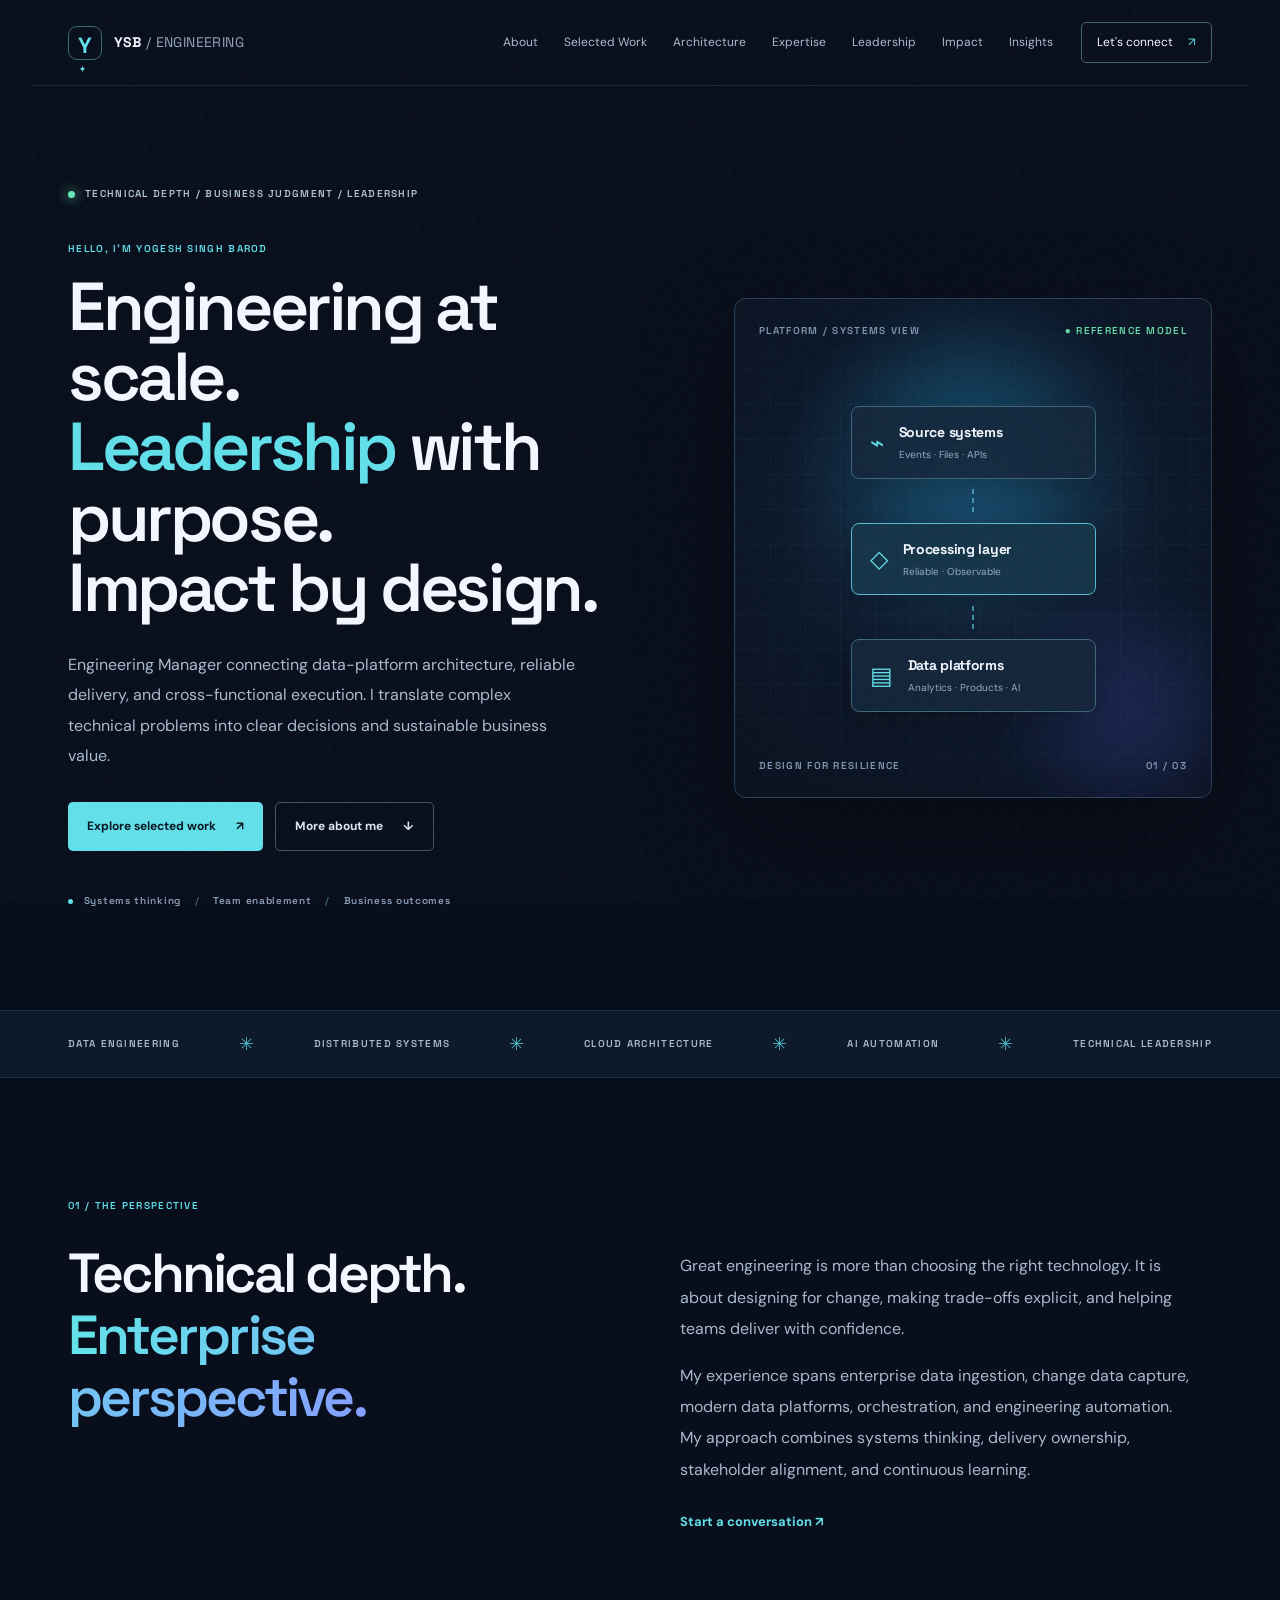
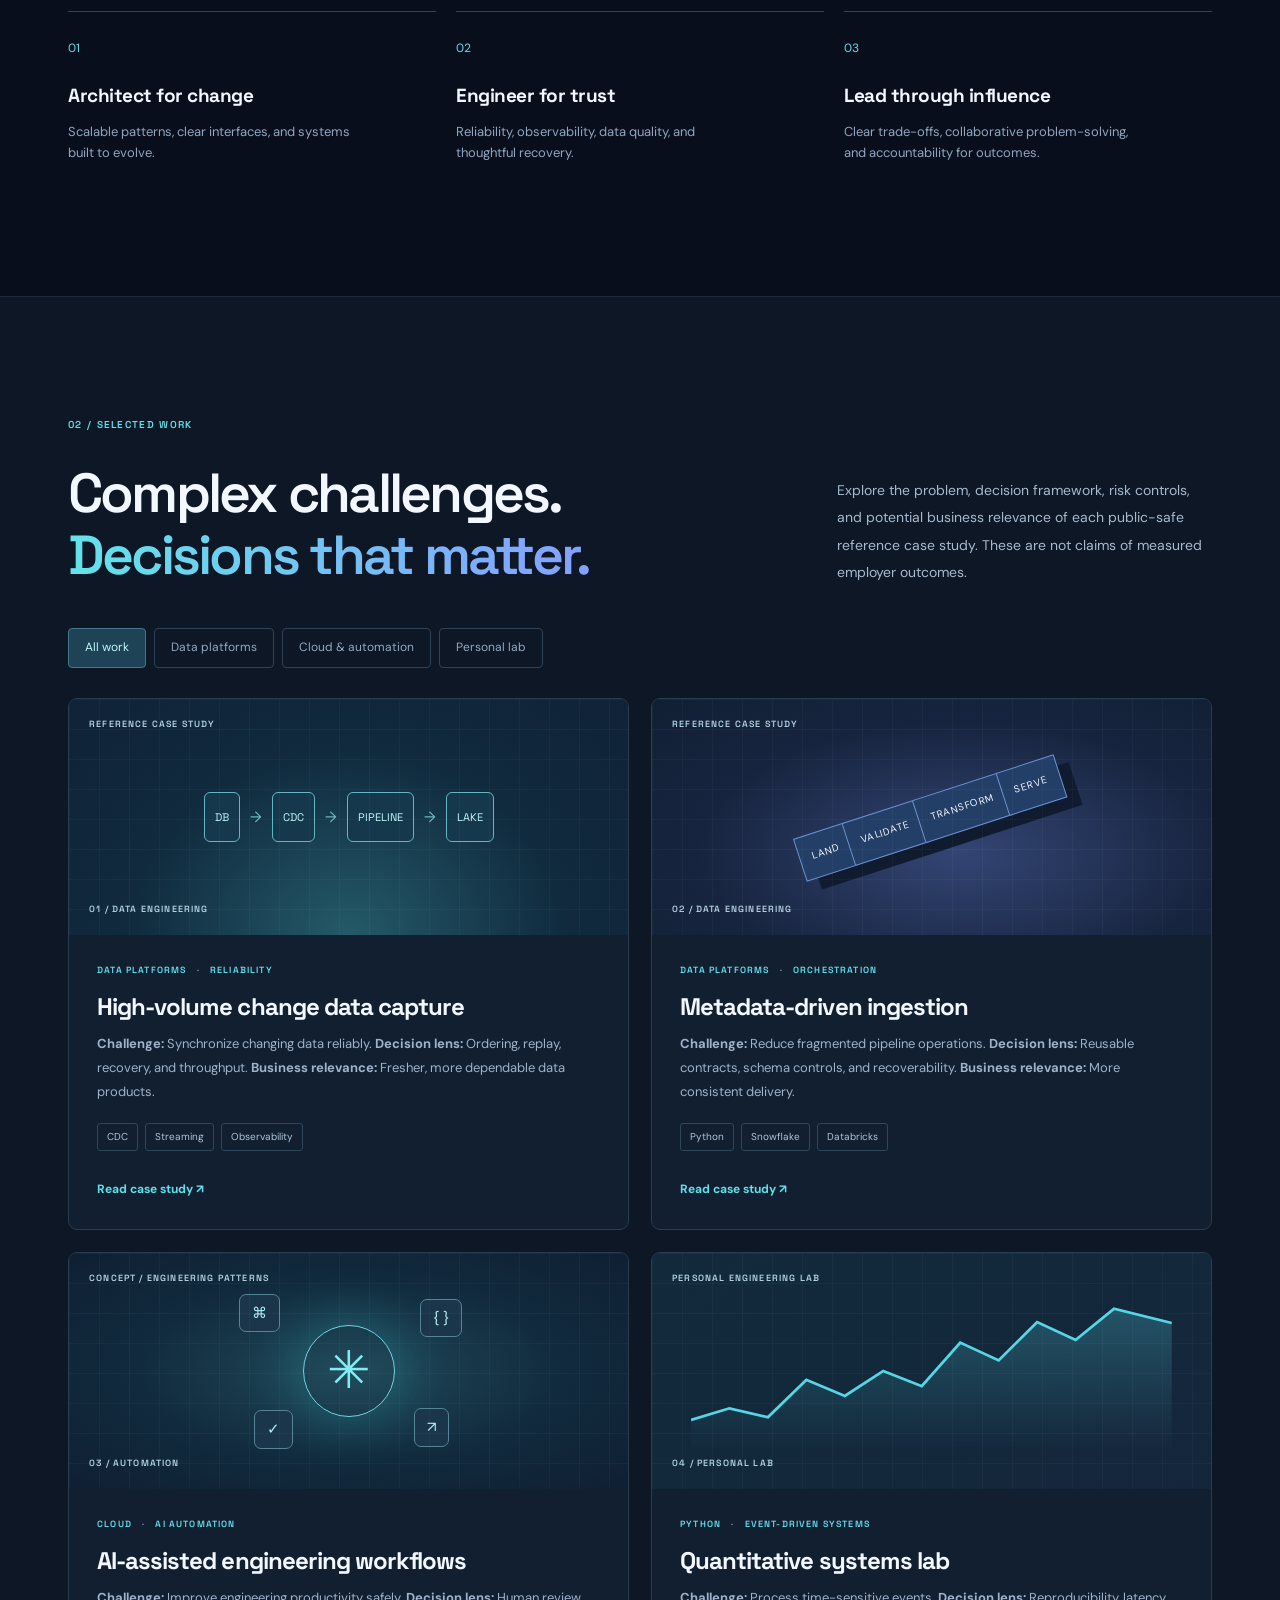
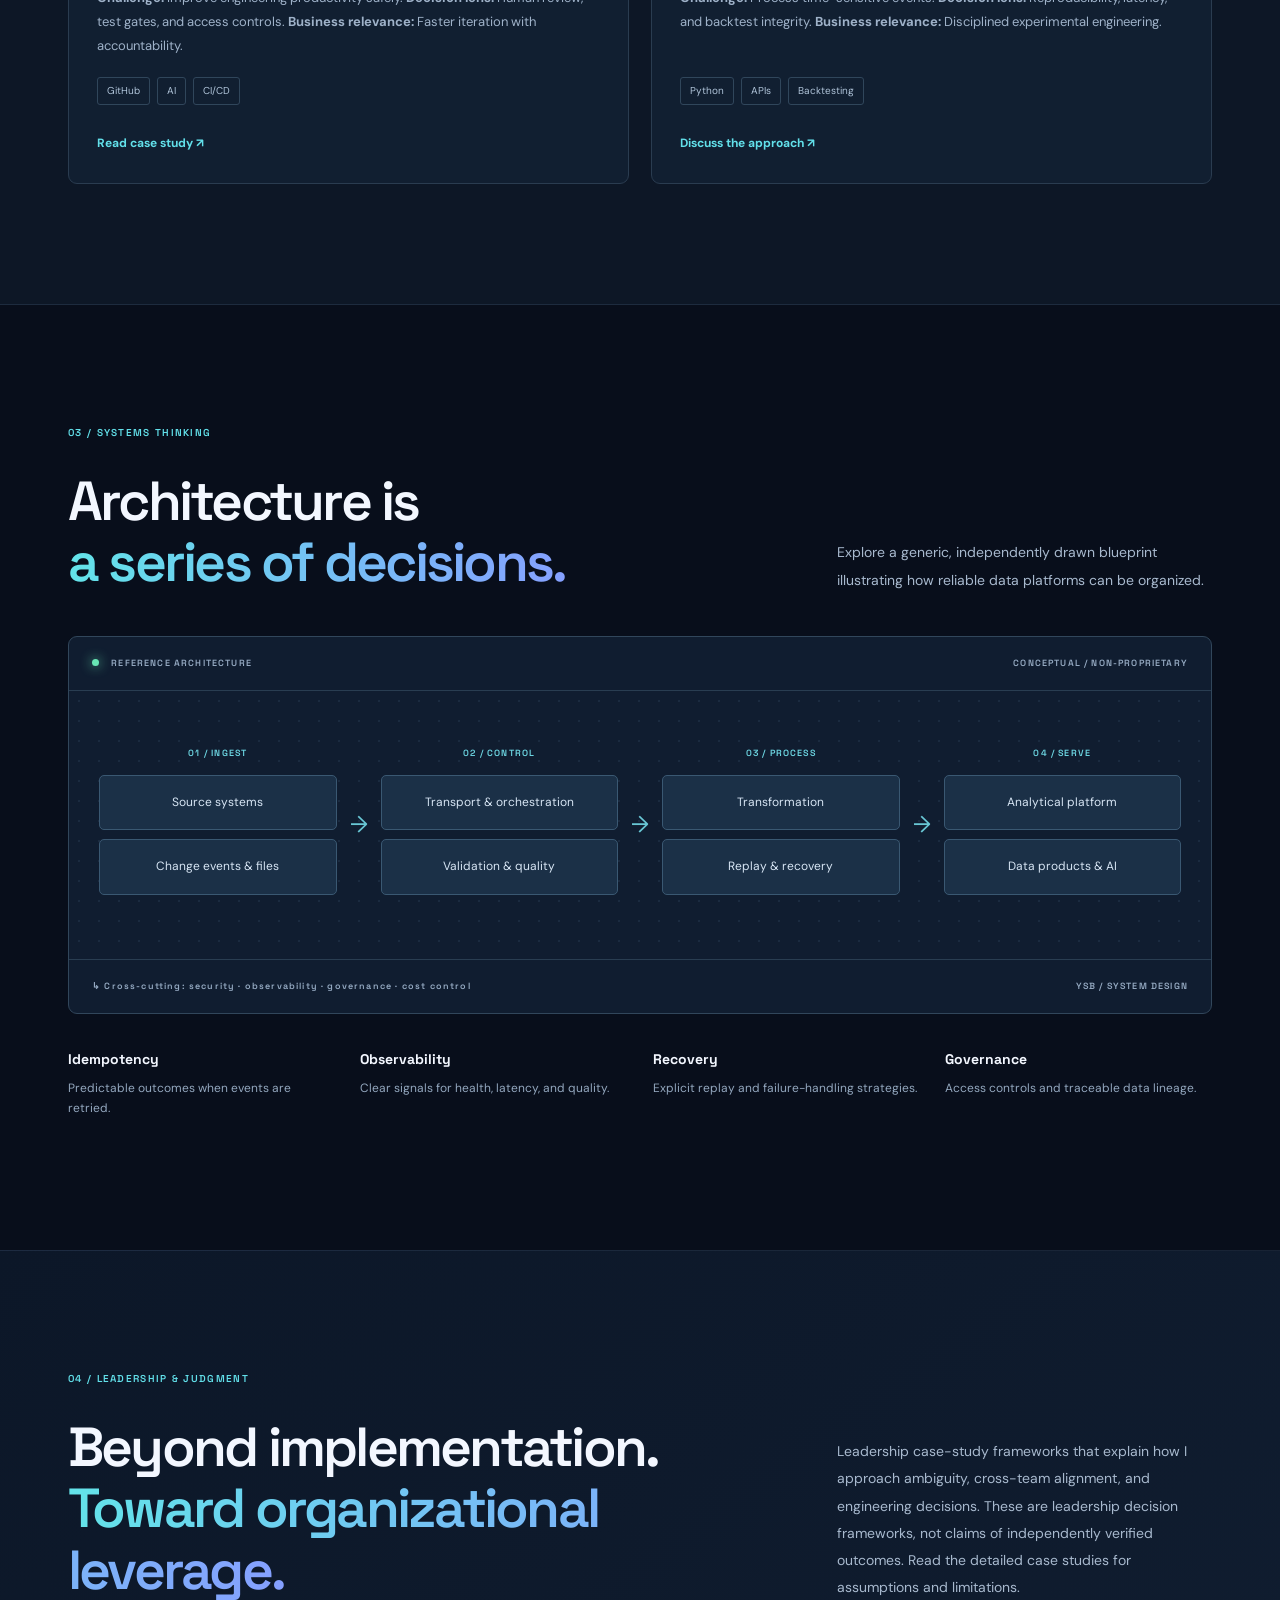
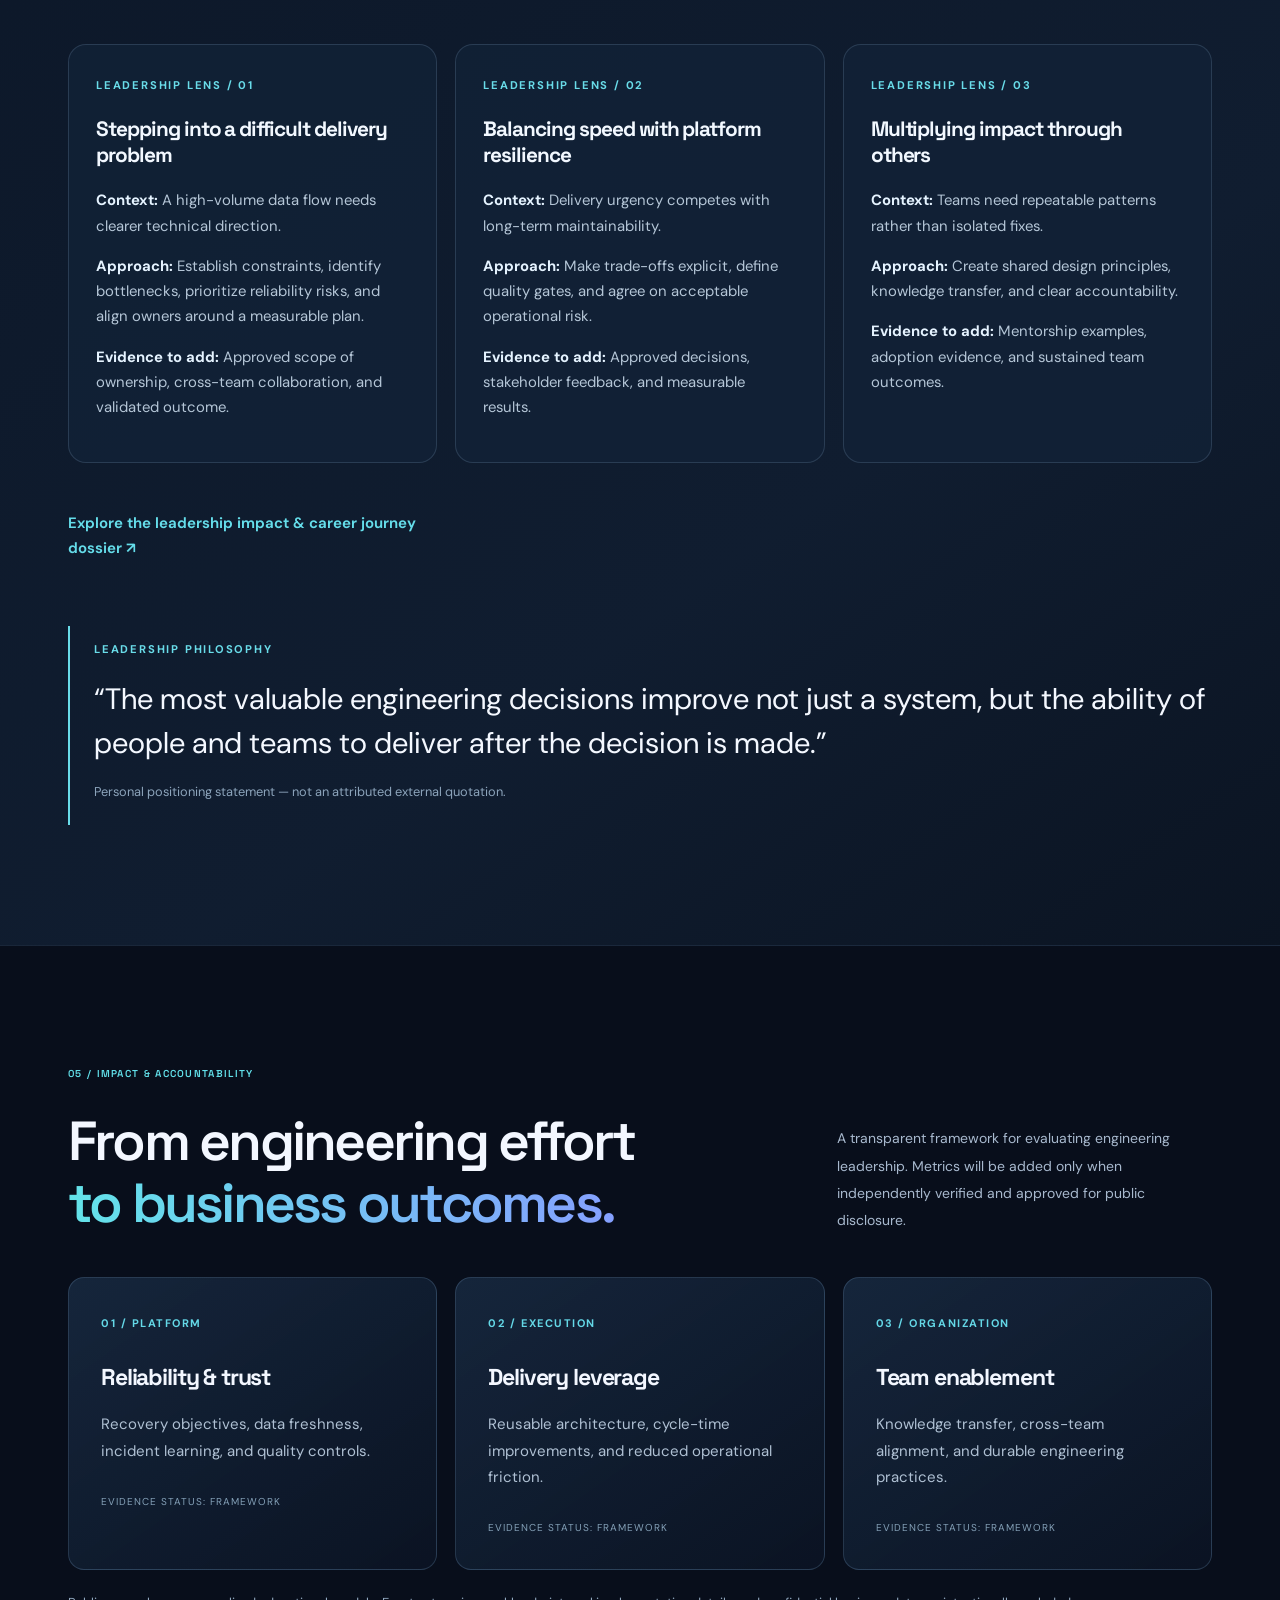
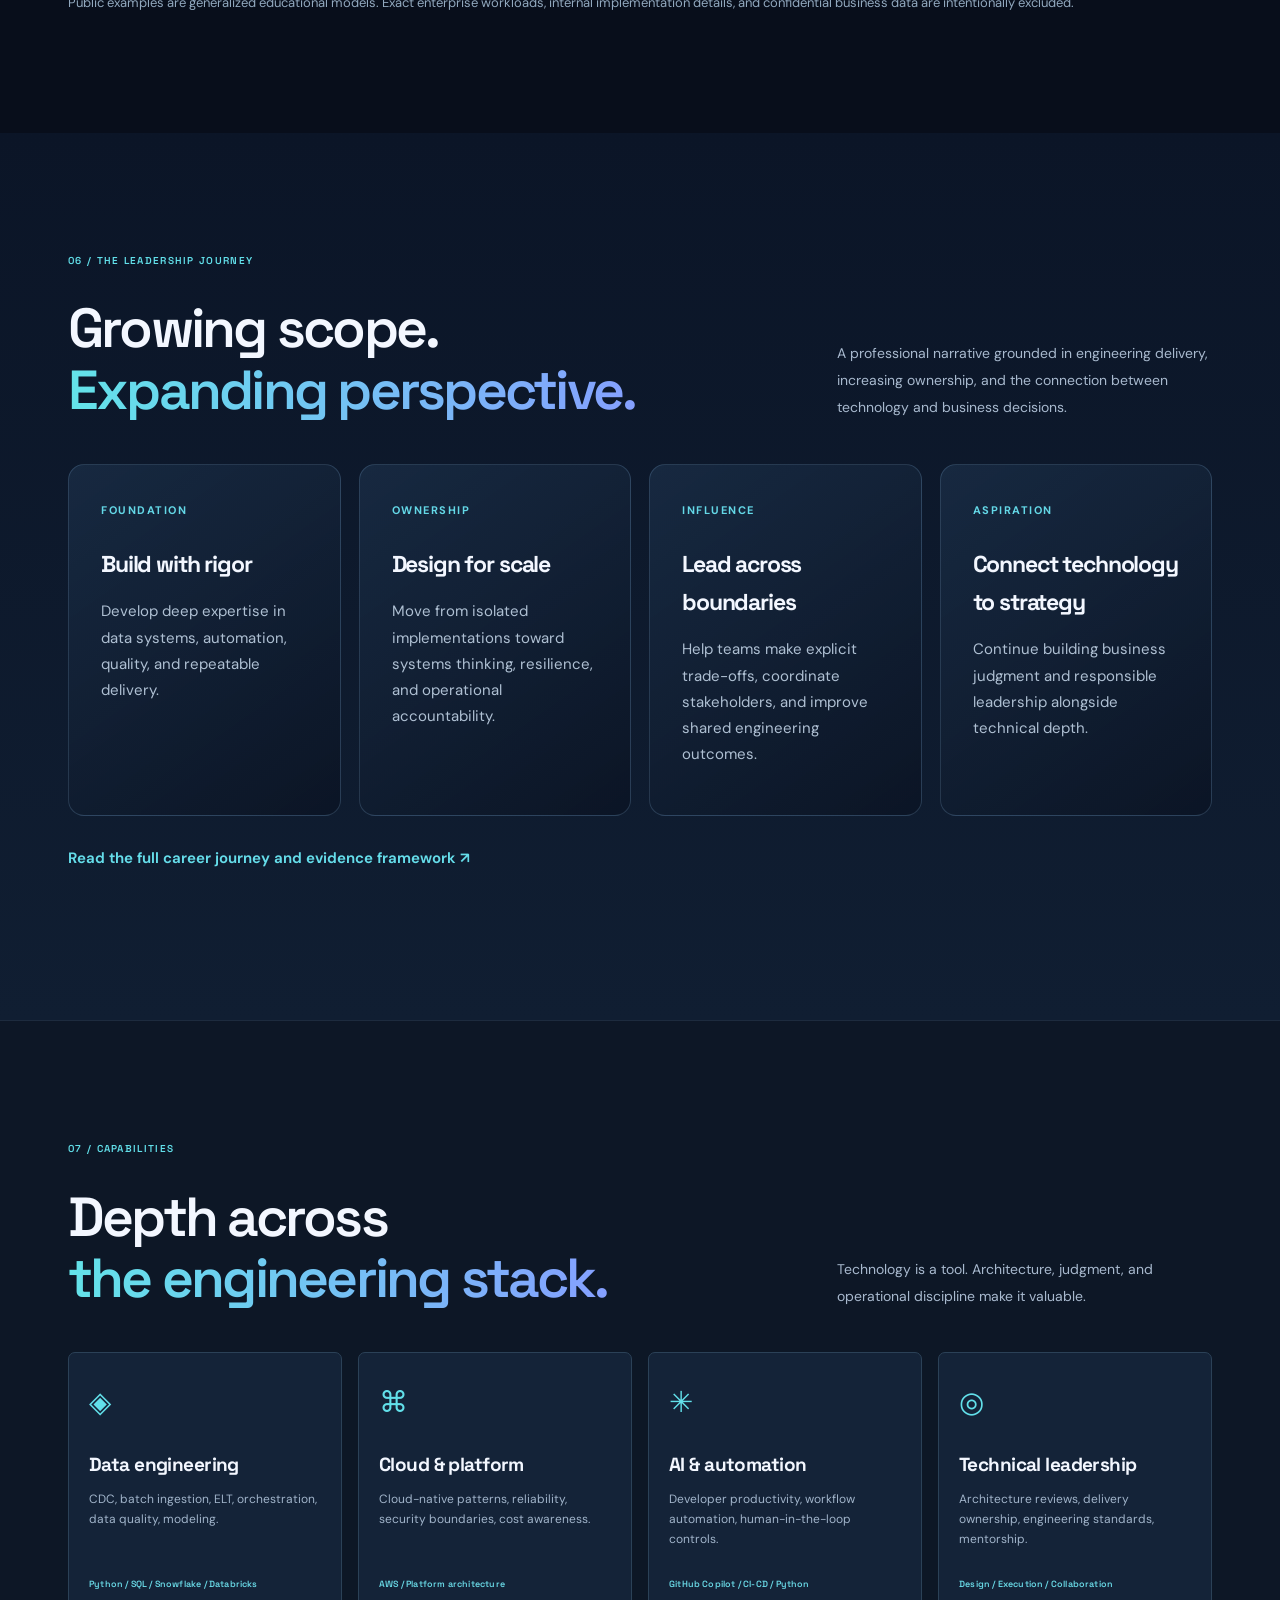
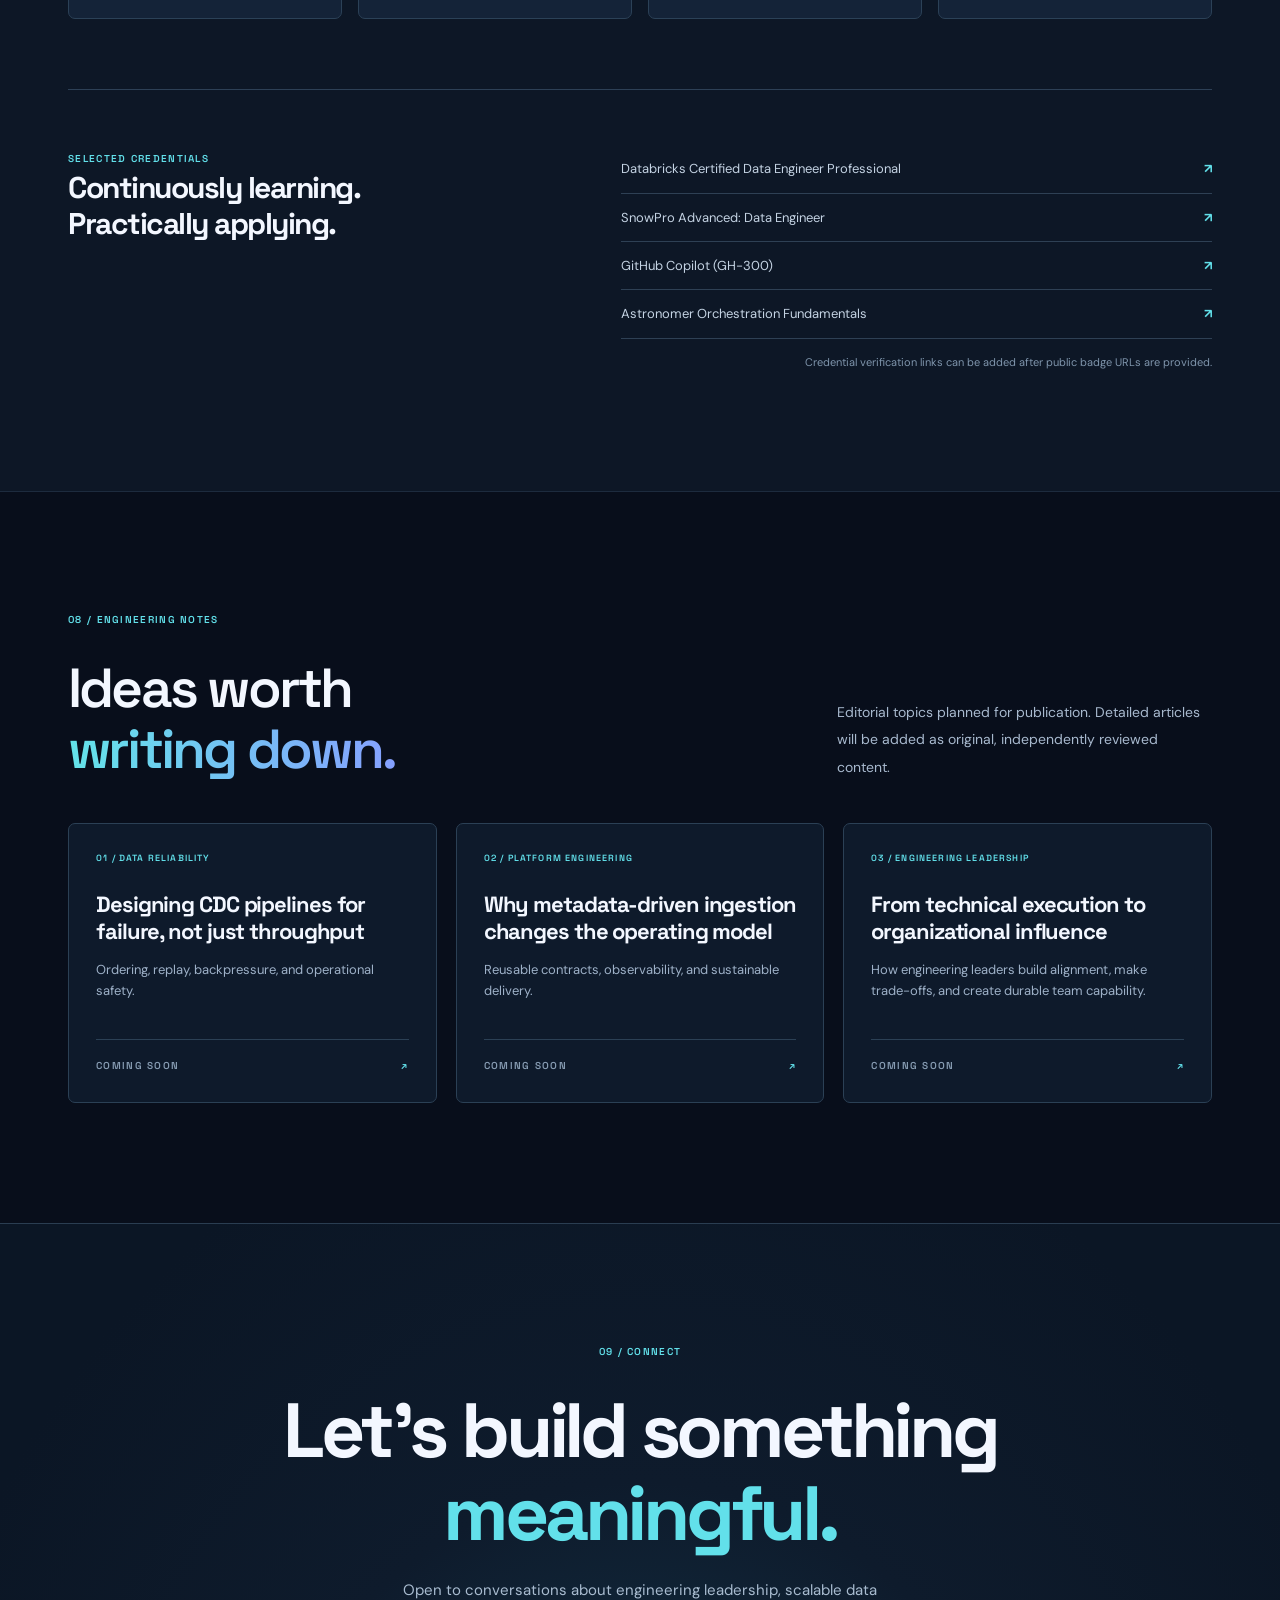
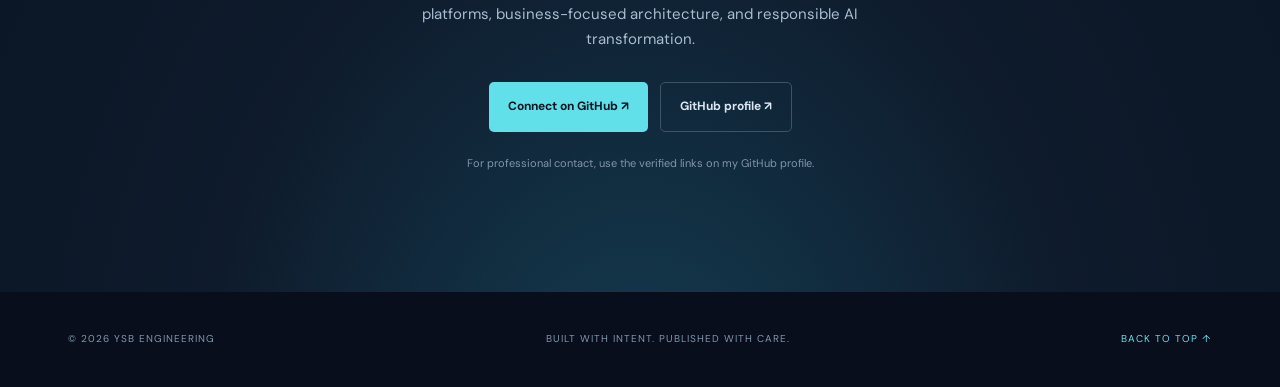
<file: index.html>
<!doctype html><html lang="en"><head><meta charset="utf-8"><meta name="viewport" content="width=device-width, initial-scale=1"><meta property="og:title" content="Yogesh Singh Barod | Engineering Leadership & Business Impact"><meta property="og:description" content="Data platforms, architecture, leadership and business-minded engineering."><meta name="theme-color" content="#080e1b"><meta name="description" content="Yogesh Singh Barod — Engineering leadership, scalable data platforms, architecture decisions, and business-focused technical execution. Selected work and leadership perspectives."><title>YSB Engineering | Engineering Leadership & Business Impact</title><link rel="icon" href="assets/favicon.svg" type="image/svg+xml"><link rel="stylesheet" href="assets/style.css"><link rel="canonical" href="https://ysb100194.github.io/yogeshsinghbarod/"></head><body>
<div class="noise"></div><header class="nav shell"><a class="brand" href="#home" aria-label="YSB Engineering home"><span class="brand-icon">Y<span>✦</span></span><span>YSB<span class="muted"> / ENGINEERING</span></span></a><nav id="navigation" aria-label="Primary navigation"><a href="#about">About</a><a href="#work">Selected Work</a><a href="#architecture">Architecture</a><a href="#expertise">Expertise</a><a href="#leadership">Leadership</a><a href="#impact">Impact</a><a href="#insights">Insights</a></nav><a class="nav-cta" href="#contact">Let's connect <span>↗</span></a><button class="menu" id="menu" aria-expanded="false" aria-controls="navigation" aria-label="Toggle navigation">☰</button></header>
<main><section class="hero shell" id="home"><div class="hero-copy"><div class="eyebrow"><span class="pulse"></span> TECHNICAL DEPTH / BUSINESS JUDGMENT / LEADERSHIP</div><p class="intro">HELLO, I'M YOGESH SINGH BAROD</p><h1>Engineering at scale.<br><em>Leadership</em> with purpose.<br>Impact by design.</h1><p class="hero-desc">Engineering Manager connecting data-platform architecture, reliable delivery, and cross-functional execution. I translate complex technical problems into clear decisions and sustainable business value.</p><div class="actions"><a class="button primary" href="#work">Explore selected work <span>↗</span></a><a class="button secondary" href="#about">More about me <span>↓</span></a></div><div class="hero-note"><span class="dot"></span> Systems thinking <span class="sep">/</span> Team enablement <span class="sep">/</span> Business outcomes</div></div><div class="hero-art" aria-label="Abstract technical architecture illustration"><div class="orb orb-one"></div><div class="orb orb-two"></div><div class="art-grid"></div><div class="art-top"><span>PLATFORM / SYSTEMS VIEW</span><span class="green">● REFERENCE MODEL</span></div><div class="diagram"><div class="diagram-node source"><span class="node-icon">⌁</span><div><strong>Source systems</strong><small>Events · Files · APIs</small></div></div><div class="connector"><span></span><span></span><span></span></div><div class="diagram-node process"><span class="node-icon">◇</span><div><strong>Processing layer</strong><small>Reliable · Observable</small></div></div><div class="connector"><span></span><span></span><span></span></div><div class="diagram-node target"><span class="node-icon">▤</span><div><strong>Data platforms</strong><small>Analytics · Products · AI</small></div></div></div><div class="art-bottom"><span>DESIGN FOR RESILIENCE</span><span>01 / 03</span></div></div></section>
<div class="ticker"><div class="shell ticker-inner"><span>DATA ENGINEERING</span><b>✳</b><span>DISTRIBUTED SYSTEMS</span><b>✳</b><span>CLOUD ARCHITECTURE</span><b>✳</b><span>AI AUTOMATION</span><b>✳</b><span>TECHNICAL LEADERSHIP</span></div></div>
<section class="section shell" id="about"><div class="section-kicker">01 / THE PERSPECTIVE</div><div class="about-layout"><h2>Technical depth.<br><span class="gradient">Enterprise perspective.</span></h2><div class="about-copy"><p>Great engineering is more than choosing the right technology. It is about designing for change, making trade-offs explicit, and helping teams deliver with confidence.</p><p>My experience spans enterprise data ingestion, change data capture, modern data platforms, orchestration, and engineering automation. My approach combines systems thinking, delivery ownership, stakeholder alignment, and continuous learning.</p><a class="text-link" href="#contact">Start a conversation ↗</a></div></div><div class="principles"><article><span>01</span><h3>Architect for change</h3><p>Scalable patterns, clear interfaces, and systems built to evolve.</p></article><article><span>02</span><h3>Engineer for trust</h3><p>Reliability, observability, data quality, and thoughtful recovery.</p></article><article><span>03</span><h3>Lead through influence</h3><p>Clear trade-offs, collaborative problem-solving, and accountability for outcomes.</p></article></div></section>
<section class="section work-section" id="work"><div class="shell"><div class="section-kicker">02 / SELECTED WORK</div><div class="section-head"><h2>Complex challenges.<br><span class="gradient">Decisions that matter.</span></h2><p>Explore the problem, decision framework, risk controls, and potential business relevance of each public-safe reference case study. These are not claims of measured employer outcomes.</p></div><div class="filters" role="group" aria-label="Filter projects"><button class="filter active" data-filter="all" aria-pressed="true">All work</button><button class="filter" data-filter="data" aria-pressed="false">Data platforms</button><button class="filter" data-filter="cloud" aria-pressed="false">Cloud & automation</button><button class="filter" data-filter="lab" aria-pressed="false">Personal lab</button></div><div class="projects"><article class="project-card" data-category="data"><div class="project-visual visual-cdc"><span class="visual-tag">REFERENCE CASE STUDY</span><div class="visual-flow"><i>DB</i><span>→</span><i>CDC</i><span>→</span><i>PIPELINE</i><span>→</span><i>LAKE</i></div><span class="visual-index">01 / DATA ENGINEERING</span></div><div class="project-body"><div class="project-meta">DATA PLATFORMS <span>·</span> RELIABILITY</div><h3>High-volume change data capture</h3><p><strong>Challenge:</strong> Synchronize changing data reliably. <strong>Decision lens:</strong> Ordering, replay, recovery, and throughput. <strong>Business relevance:</strong> Fresher, more dependable data products.</p><div class="tags"><span>CDC</span><span>Streaming</span><span>Observability</span></div><a href="case-studies/cdc-reliability.html" class="project-link">Read case study ↗</a></div></article><article class="project-card" data-category="data"><div class="project-visual visual-ingest"><span class="visual-tag">REFERENCE CASE STUDY</span><div class="stack-graphic"><span>LAND</span><span>VALIDATE</span><span>TRANSFORM</span><span>SERVE</span></div><span class="visual-index">02 / DATA ENGINEERING</span></div><div class="project-body"><div class="project-meta">DATA PLATFORMS <span>·</span> ORCHESTRATION</div><h3>Metadata-driven ingestion</h3><p><strong>Challenge:</strong> Reduce fragmented pipeline operations. <strong>Decision lens:</strong> Reusable contracts, schema controls, and recoverability. <strong>Business relevance:</strong> More consistent delivery.</p><div class="tags"><span>Python</span><span>Snowflake</span><span>Databricks</span></div><a href="case-studies/metadata-ingestion.html" class="project-link">Read case study ↗</a></div></article><article class="project-card" data-category="cloud"><div class="project-visual visual-ai"><span class="visual-tag">CONCEPT / ENGINEERING PATTERNS</span><div class="ai-graphic"><span class="sat sat1">⌘</span><span class="sat sat2">{ }</span><span class="ai-core">✳</span><span class="sat sat3">✓</span><span class="sat sat4">↗</span></div><span class="visual-index">03 / AUTOMATION</span></div><div class="project-body"><div class="project-meta">CLOUD <span>·</span> AI AUTOMATION</div><h3>AI-assisted engineering workflows</h3><p><strong>Challenge:</strong> Improve engineering productivity safely. <strong>Decision lens:</strong> Human review, test gates, and access controls. <strong>Business relevance:</strong> Faster iteration with accountability.</p><div class="tags"><span>GitHub</span><span>AI</span><span>CI/CD</span></div><a href="case-studies/engineering-enablement.html" class="project-link">Read case study ↗</a></div></article><article class="project-card" data-category="lab"><div class="project-visual visual-quant"><span class="visual-tag">PERSONAL ENGINEERING LAB</span><svg class="chart-svg" viewBox="0 0 500 180" preserveAspectRatio="none" aria-hidden="true"><path d="M0 145 L40 132 L80 142 L120 100 L160 118 L200 90 L240 107 L280 58 L320 78 L360 35 L400 55 L440 20 L500 36" fill="none" stroke="#55d6e7" stroke-width="3"/><path d="M0 145 L40 132 L80 142 L120 100 L160 118 L200 90 L240 107 L280 58 L320 78 L360 35 L400 55 L440 20 L500 36 L500 180 L0 180Z" fill="url(#chartfill)"/><defs><linearGradient id="chartfill" x1="0" x2="0" y1="0" y2="1"><stop stop-color="#55d6e7" stop-opacity=".25"/><stop offset="1" stop-color="#55d6e7" stop-opacity="0"/></linearGradient></defs></svg><span class="visual-index">04 / PERSONAL LAB</span></div><div class="project-body"><div class="project-meta">PYTHON <span>·</span> EVENT-DRIVEN SYSTEMS</div><h3>Quantitative systems lab</h3><p><strong>Challenge:</strong> Process time-sensitive events. <strong>Decision lens:</strong> Reproducibility, latency, and backtest integrity. <strong>Business relevance:</strong> Disciplined experimental engineering.</p><div class="tags"><span>Python</span><span>APIs</span><span>Backtesting</span></div><a href="#contact" class="project-link">Discuss the approach ↗</a></div></article></div></div></section>
<section class="section shell" id="architecture"><div class="section-kicker">03 / SYSTEMS THINKING</div><div class="section-head"><h2>Architecture is<br><span class="gradient">a series of decisions.</span></h2><p>Explore a generic, independently drawn blueprint illustrating how reliable data platforms can be organized.</p></div><div class="architecture-panel"><div class="arch-header"><span><span class="pulse"></span> REFERENCE ARCHITECTURE</span><span>CONCEPTUAL / NON-PROPRIETARY</span></div><div class="arch-canvas"><div class="arch-stage"><small>01 / INGEST</small><div class="arch-tile">Source systems</div><div class="arch-tile">Change events & files</div></div><div class="arch-arrow">→</div><div class="arch-stage"><small>02 / CONTROL</small><div class="arch-tile">Transport & orchestration</div><div class="arch-tile">Validation & quality</div></div><div class="arch-arrow">→</div><div class="arch-stage"><small>03 / PROCESS</small><div class="arch-tile">Transformation</div><div class="arch-tile">Replay & recovery</div></div><div class="arch-arrow">→</div><div class="arch-stage"><small>04 / SERVE</small><div class="arch-tile">Analytical platform</div><div class="arch-tile">Data products & AI</div></div></div><div class="arch-footer"><span>↳ Cross-cutting: security · observability · governance · cost control</span><span>YSB / SYSTEM DESIGN</span></div></div><div class="architecture-principles"><div><strong>Idempotency</strong><p>Predictable outcomes when events are retried.</p></div><div><strong>Observability</strong><p>Clear signals for health, latency, and quality.</p></div><div><strong>Recovery</strong><p>Explicit replay and failure-handling strategies.</p></div><div><strong>Governance</strong><p>Access controls and traceable data lineage.</p></div></div></section>
<section class="section leadership-section" id="leadership"><div class="shell"><div class="section-kicker">04 / LEADERSHIP & JUDGMENT</div><div class="section-head"><h2>Beyond implementation.<br><span class="gradient">Toward organizational leverage.</span></h2><p>Leadership case-study frameworks that explain how I approach ambiguity, cross-team alignment, and engineering decisions. These are leadership decision frameworks, not claims of independently verified outcomes. Read the detailed case studies for assumptions and limitations.</p></div><div class="leadership-grid"><article class="leadership-card"><span class="case-label">LEADERSHIP LENS / 01</span><h3>Stepping into a difficult delivery problem</h3><p><b>Context:</b> A high-volume data flow needs clearer technical direction.</p><p><b>Approach:</b> Establish constraints, identify bottlenecks, prioritize reliability risks, and align owners around a measurable plan.</p><p><b>Evidence to add:</b> Approved scope of ownership, cross-team collaboration, and validated outcome.</p></article><article class="leadership-card"><span class="case-label">LEADERSHIP LENS / 02</span><h3>Balancing speed with platform resilience</h3><p><b>Context:</b> Delivery urgency competes with long-term maintainability.</p><p><b>Approach:</b> Make trade-offs explicit, define quality gates, and agree on acceptable operational risk.</p><p><b>Evidence to add:</b> Approved decisions, stakeholder feedback, and measurable results.</p></article><article class="leadership-card"><span class="case-label">LEADERSHIP LENS / 03</span><h3>Multiplying impact through others</h3><p><b>Context:</b> Teams need repeatable patterns rather than isolated fixes.</p><p><b>Approach:</b> Create shared design principles, knowledge transfer, and clear accountability.</p><p><b>Evidence to add:</b> Mentorship examples, adoption evidence, and sustained team outcomes.</p></article><p class="deep-link"><a href="leadership-impact.html">Explore the leadership impact & career journey dossier ↗</a></p></div><div class="leadership-statement"><span>LEADERSHIP PHILOSOPHY</span><blockquote>“The most valuable engineering decisions improve not just a system, but the ability of people and teams to deliver after the decision is made.”</blockquote><p>Personal positioning statement — not an attributed external quotation.</p></div></div></section><section class="section shell" id="impact"><div class="section-kicker">05 / IMPACT & ACCOUNTABILITY</div><div class="section-head"><h2>From engineering effort<br><span class="gradient">to business outcomes.</span></h2><p>A transparent framework for evaluating engineering leadership. Metrics will be added only when independently verified and approved for public disclosure.</p></div><div class="impact-grid"><article class="impact-card"><span>01 / PLATFORM</span><h3>Reliability & trust</h3><p>Recovery objectives, data freshness, incident learning, and quality controls.</p><small>EVIDENCE STATUS: FRAMEWORK</small></article><article class="impact-card"><span>02 / EXECUTION</span><h3>Delivery leverage</h3><p>Reusable architecture, cycle-time improvements, and reduced operational friction.</p><small>EVIDENCE STATUS: FRAMEWORK</small></article><article class="impact-card"><span>03 / ORGANIZATION</span><h3>Team enablement</h3><p>Knowledge transfer, cross-team alignment, and durable engineering practices.</p><small>EVIDENCE STATUS: FRAMEWORK</small></article></div><div class="impact-footnote">Public examples are generalized educational models. Exact enterprise workloads, internal implementation details, and confidential business data are intentionally excluded.</div></section><section class="section trajectory-section" id="trajectory"><div class="shell"><div class="section-kicker">06 / THE LEADERSHIP JOURNEY</div><div class="section-head"><h2>Growing scope.<br><span class="gradient">Expanding perspective.</span></h2><p>A professional narrative grounded in engineering delivery, increasing ownership, and the connection between technology and business decisions.</p></div><div class="trajectory-grid"><article><span>FOUNDATION</span><h3>Build with rigor</h3><p>Develop deep expertise in data systems, automation, quality, and repeatable delivery.</p></article><article><span>OWNERSHIP</span><h3>Design for scale</h3><p>Move from isolated implementations toward systems thinking, resilience, and operational accountability.</p></article><article><span>INFLUENCE</span><h3>Lead across boundaries</h3><p>Help teams make explicit trade-offs, coordinate stakeholders, and improve shared engineering outcomes.</p></article><article><span>ASPIRATION</span><h3>Connect technology to strategy</h3><p>Continue building business judgment and responsible leadership alongside technical depth.</p></article></div><p class="deep-link"><a href="leadership-impact.html">Read the full career journey and evidence framework ↗</a></p></div></section><section class="section expertise-section" id="expertise"><div class="shell"><div class="section-kicker">07 / CAPABILITIES</div><div class="section-head"><h2>Depth across<br><span class="gradient">the engineering stack.</span></h2><p>Technology is a tool. Architecture, judgment, and operational discipline make it valuable.</p></div><div class="expertise-grid"><div class="expertise-card"><span class="expertise-icon">◈</span><h3>Data engineering</h3><p>CDC, batch ingestion, ELT, orchestration, data quality, modeling.</p><div class="skill-line">Python / SQL / Snowflake / Databricks</div></div><div class="expertise-card"><span class="expertise-icon">⌘</span><h3>Cloud & platform</h3><p>Cloud-native patterns, reliability, security boundaries, cost awareness.</p><div class="skill-line">AWS / Platform architecture</div></div><div class="expertise-card"><span class="expertise-icon">✳</span><h3>AI & automation</h3><p>Developer productivity, workflow automation, human-in-the-loop controls.</p><div class="skill-line">GitHub Copilot / CI-CD / Python</div></div><div class="expertise-card"><span class="expertise-icon">◎</span><h3>Technical leadership</h3><p>Architecture reviews, delivery ownership, engineering standards, mentorship.</p><div class="skill-line">Design / Execution / Collaboration</div></div></div><div class="credentials"><div><span class="section-kicker">SELECTED CREDENTIALS</span><h3>Continuously learning.<br>Practically applying.</h3></div><div class="credential-list"><span>Databricks Certified Data Engineer Professional <b>↗</b></span><span>SnowPro Advanced: Data Engineer <b>↗</b></span><span>GitHub Copilot (GH-300) <b>↗</b></span><span>Astronomer Orchestration Fundamentals <b>↗</b></span></div></div><p class="credential-note">Credential verification links can be added after public badge URLs are provided.</p></div></section>
<section class="section shell" id="insights"><div class="section-kicker">08 / ENGINEERING NOTES</div><div class="section-head"><h2>Ideas worth<br><span class="gradient">writing down.</span></h2><p>Editorial topics planned for publication. Detailed articles will be added as original, independently reviewed content.</p></div><div class="insights-grid"><article class="insight"><span>01 / DATA RELIABILITY</span><h3>Designing CDC pipelines for failure, not just throughput</h3><p>Ordering, replay, backpressure, and operational safety.</p><div class="insight-foot">COMING SOON <span>↗</span></div></article><article class="insight"><span>02 / PLATFORM ENGINEERING</span><h3>Why metadata-driven ingestion changes the operating model</h3><p>Reusable contracts, observability, and sustainable delivery.</p><div class="insight-foot">COMING SOON <span>↗</span></div></article><article class="insight"><span>03 / ENGINEERING LEADERSHIP</span><h3>From technical execution to organizational influence</h3><p>How engineering leaders build alignment, make trade-offs, and create durable team capability.</p><div class="insight-foot">COMING SOON <span>↗</span></div></article></div></section>
<section class="contact-section" id="contact"><div class="shell contact-inner"><div class="section-kicker">09 / CONNECT</div><h2>Let's build something<br><em>meaningful.</em></h2><p>Open to conversations about engineering leadership, scalable data platforms, business-focused architecture, and responsible AI transformation.</p><div class="actions"><a class="button primary" id="email-link" href="https://github.com/ysb100194">Connect on GitHub ↗</a><a class="button secondary" id="github-link" href="https://github.com/ysb100194" target="_blank" rel="noopener noreferrer">GitHub profile ↗</a></div><p class="contact-hint">For professional contact, use the verified links on my GitHub profile.</p></div></section></main><footer class="footer shell"><span>© <span id="year"></span> YSB ENGINEERING</span><span>BUILT WITH INTENT. PUBLISHED WITH CARE.</span><a href="#home">BACK TO TOP ↑</a></footer><script src="assets/site.js" defer></script></body></html>
</file>
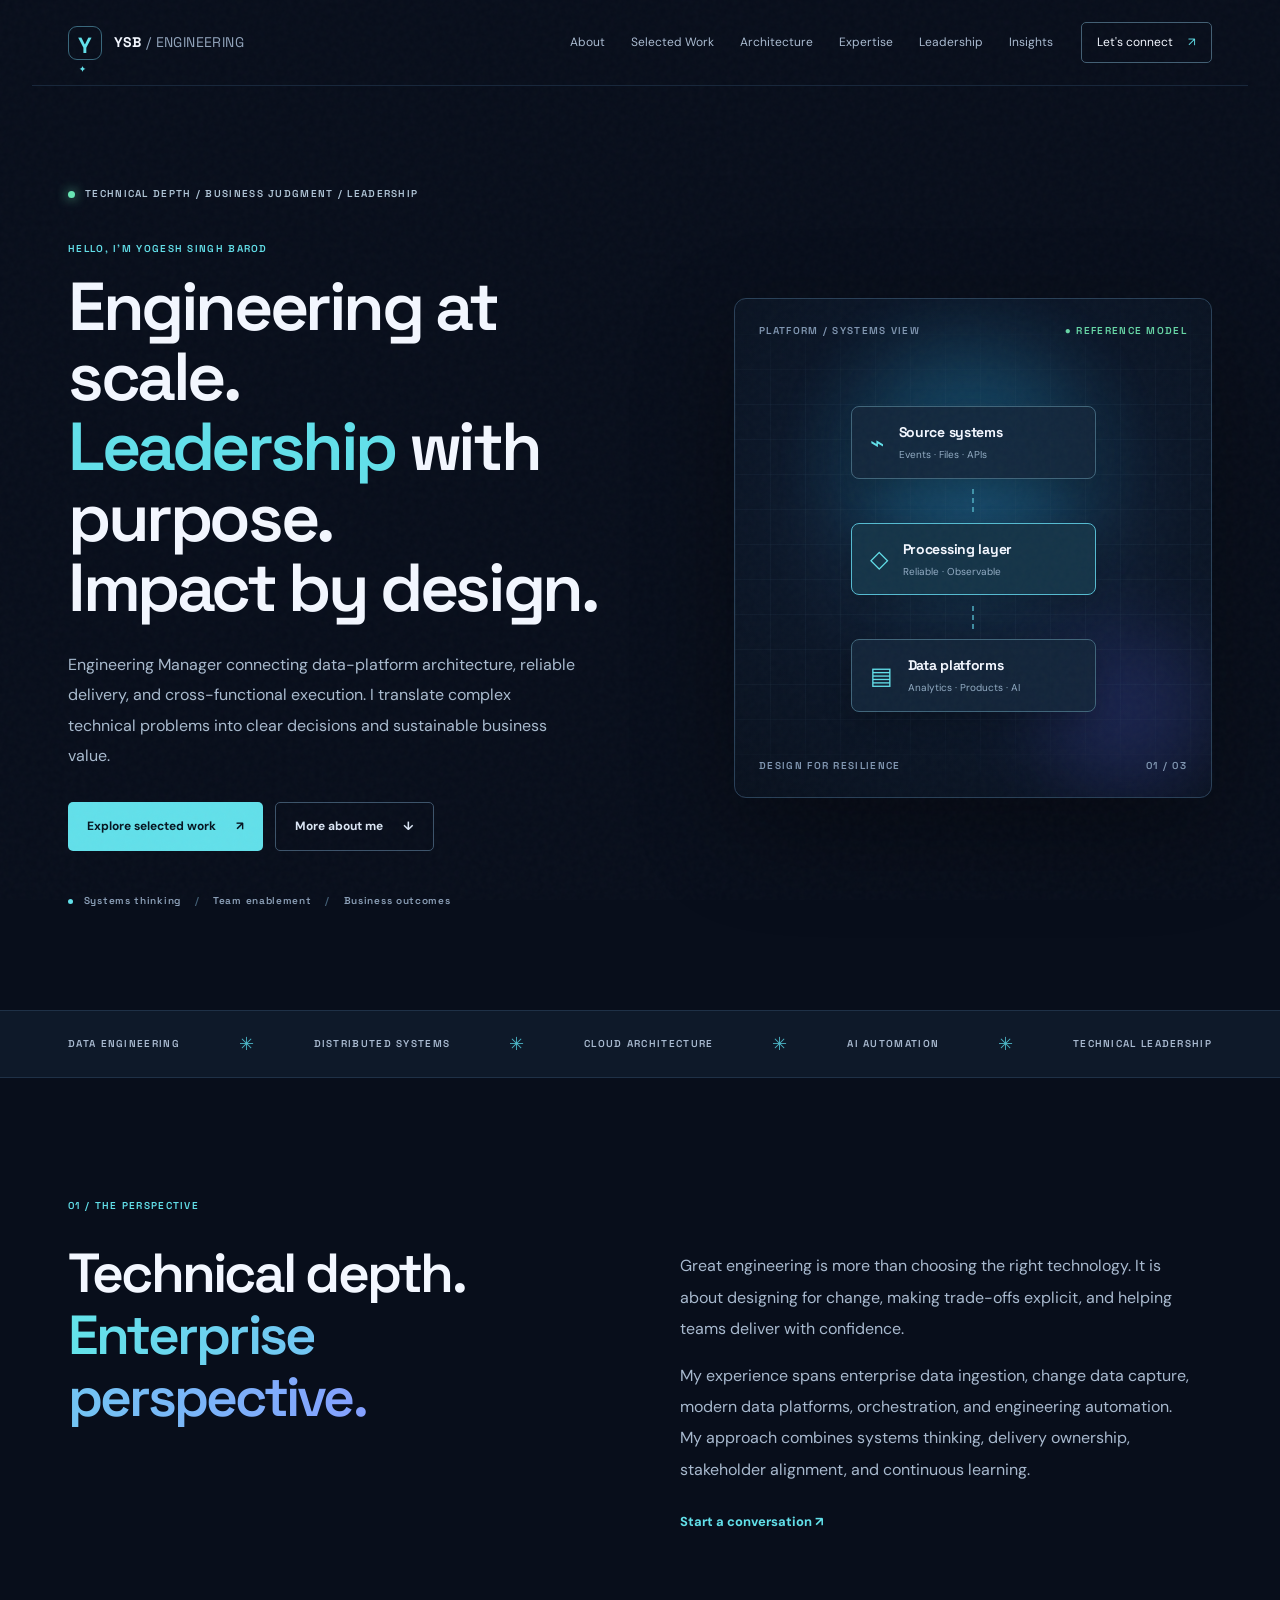
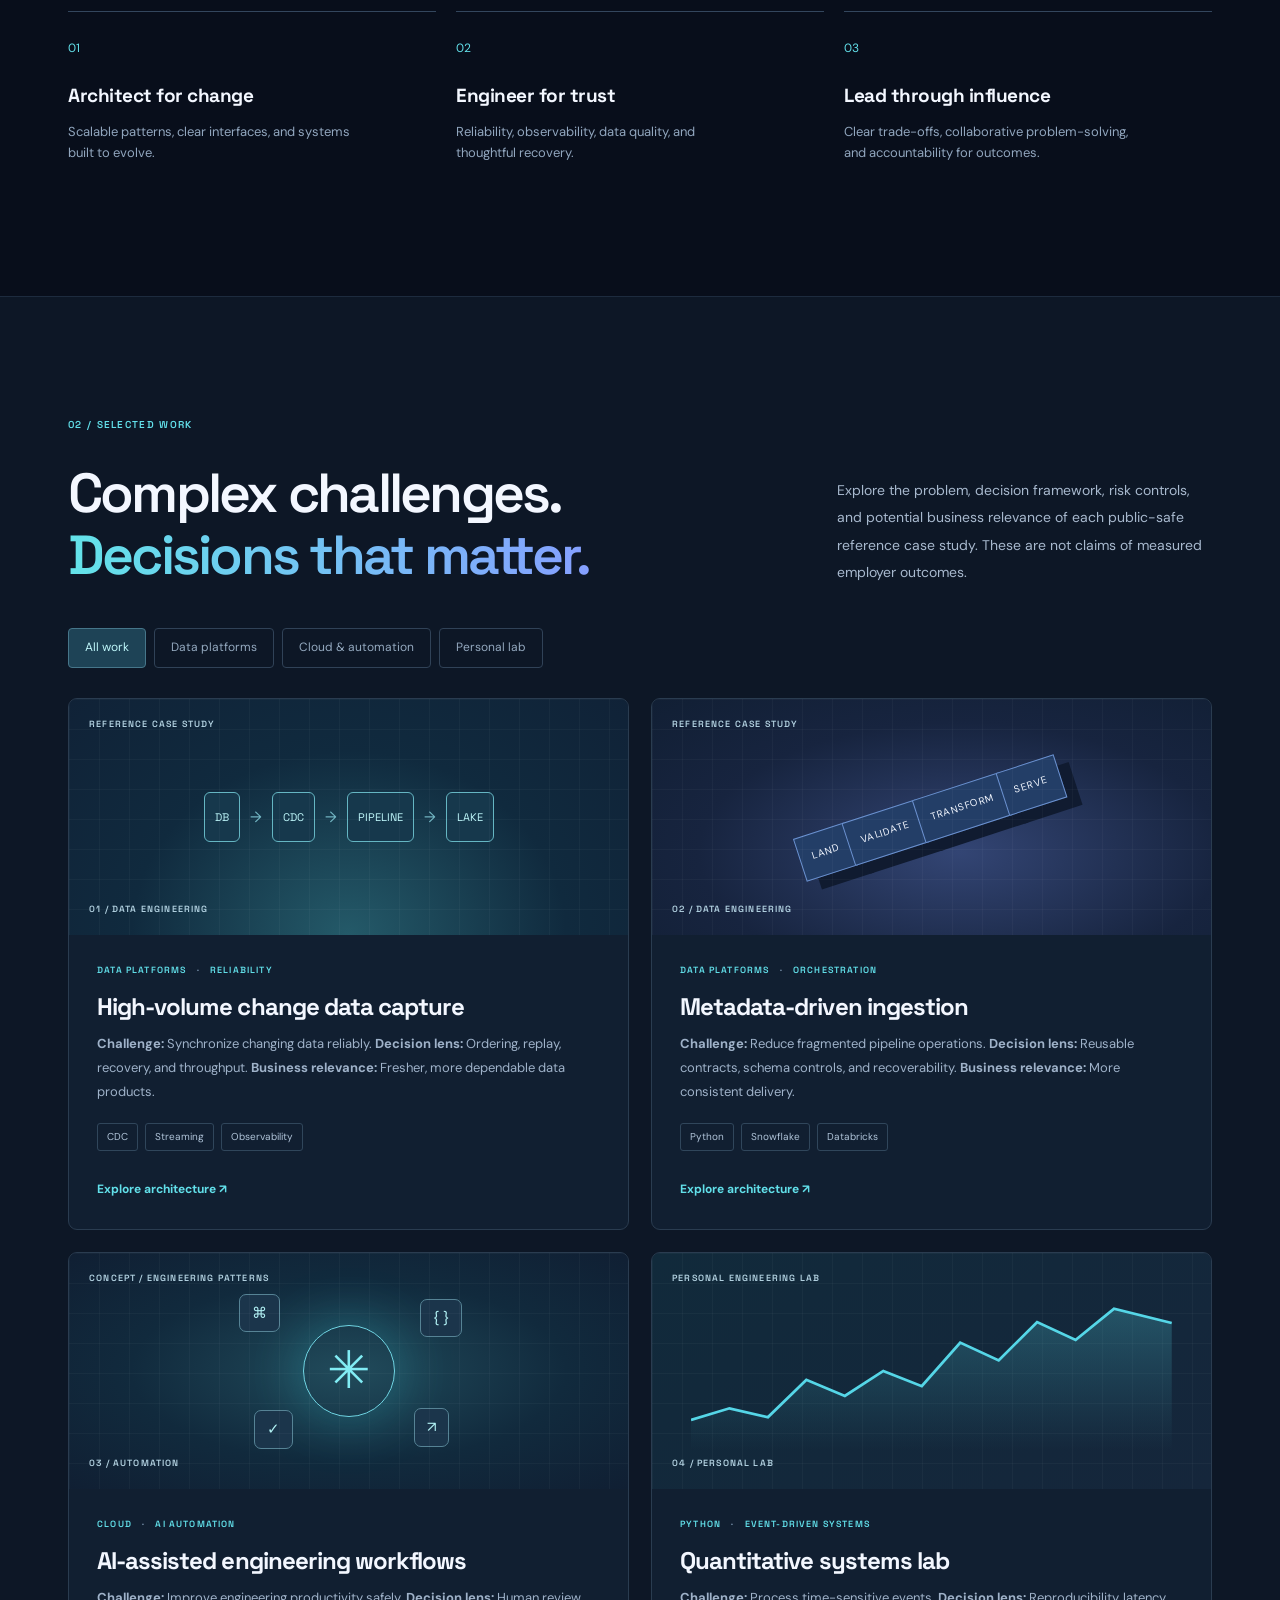
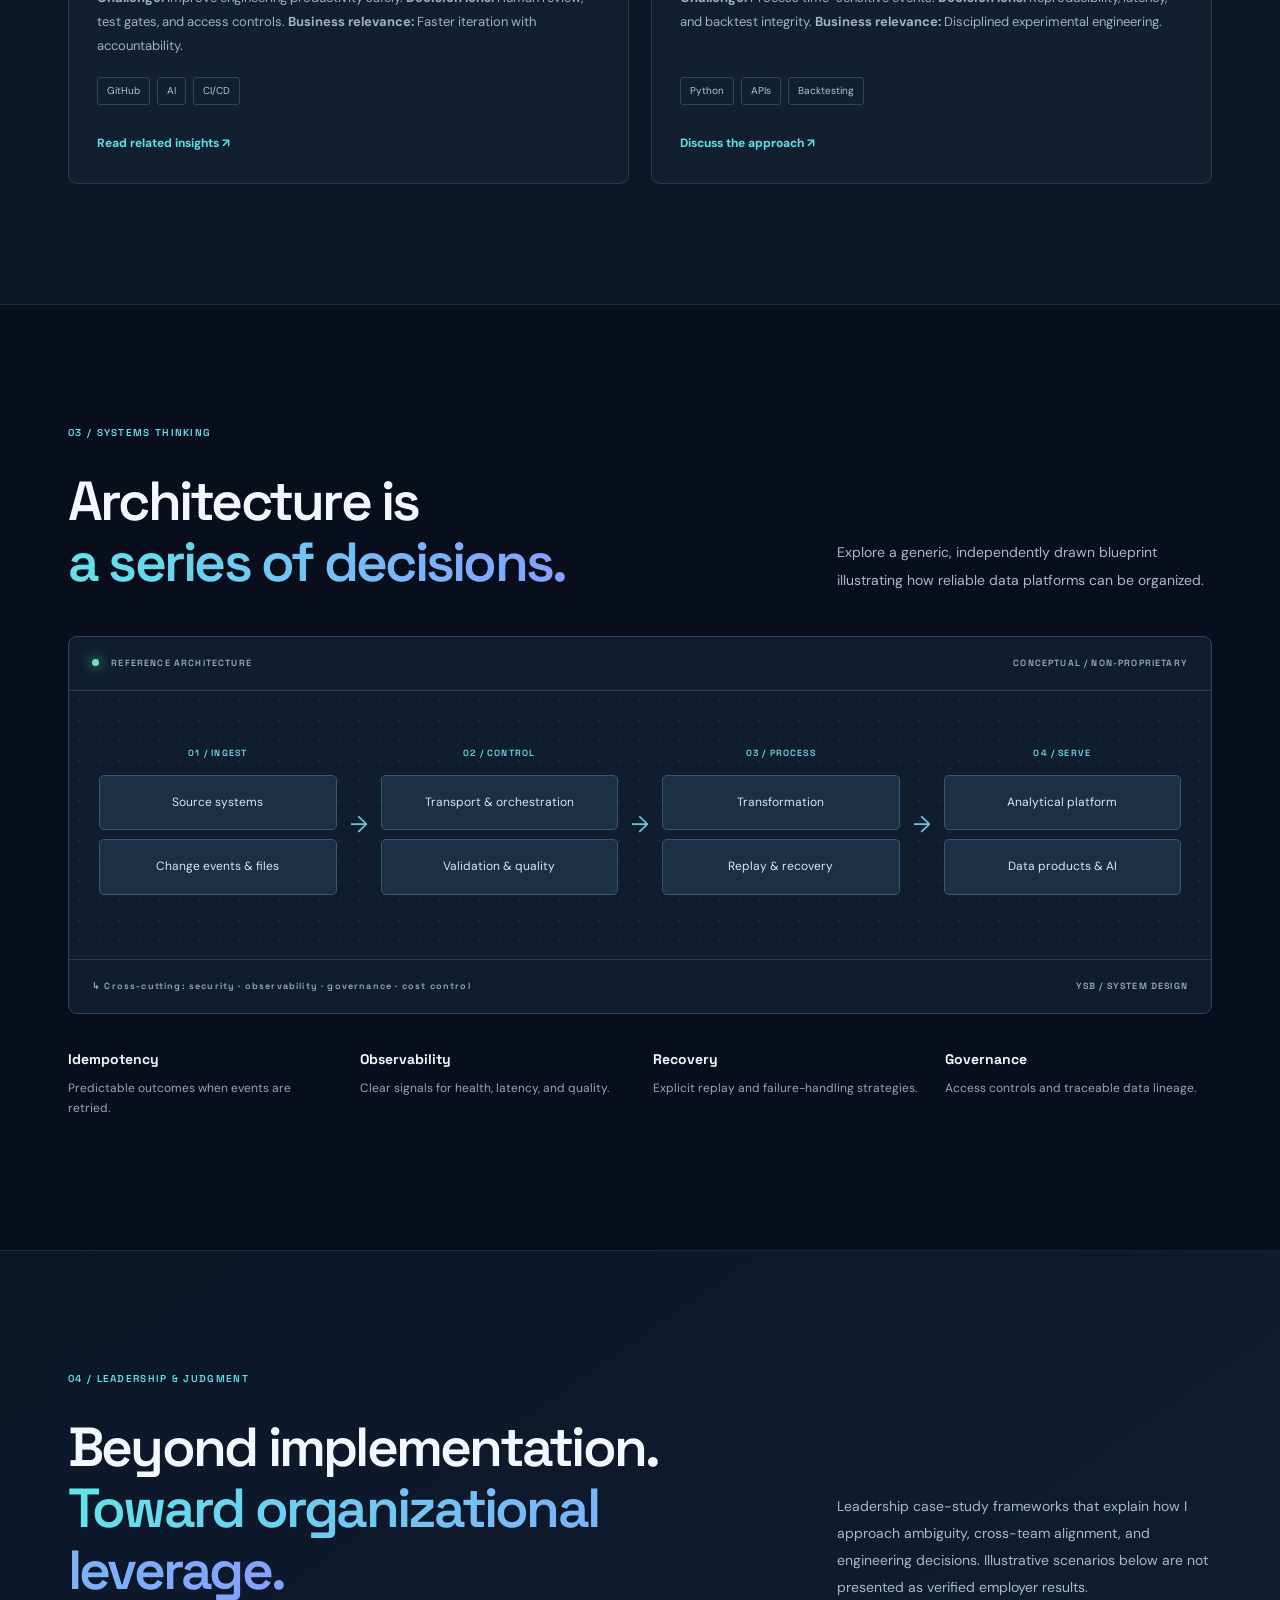
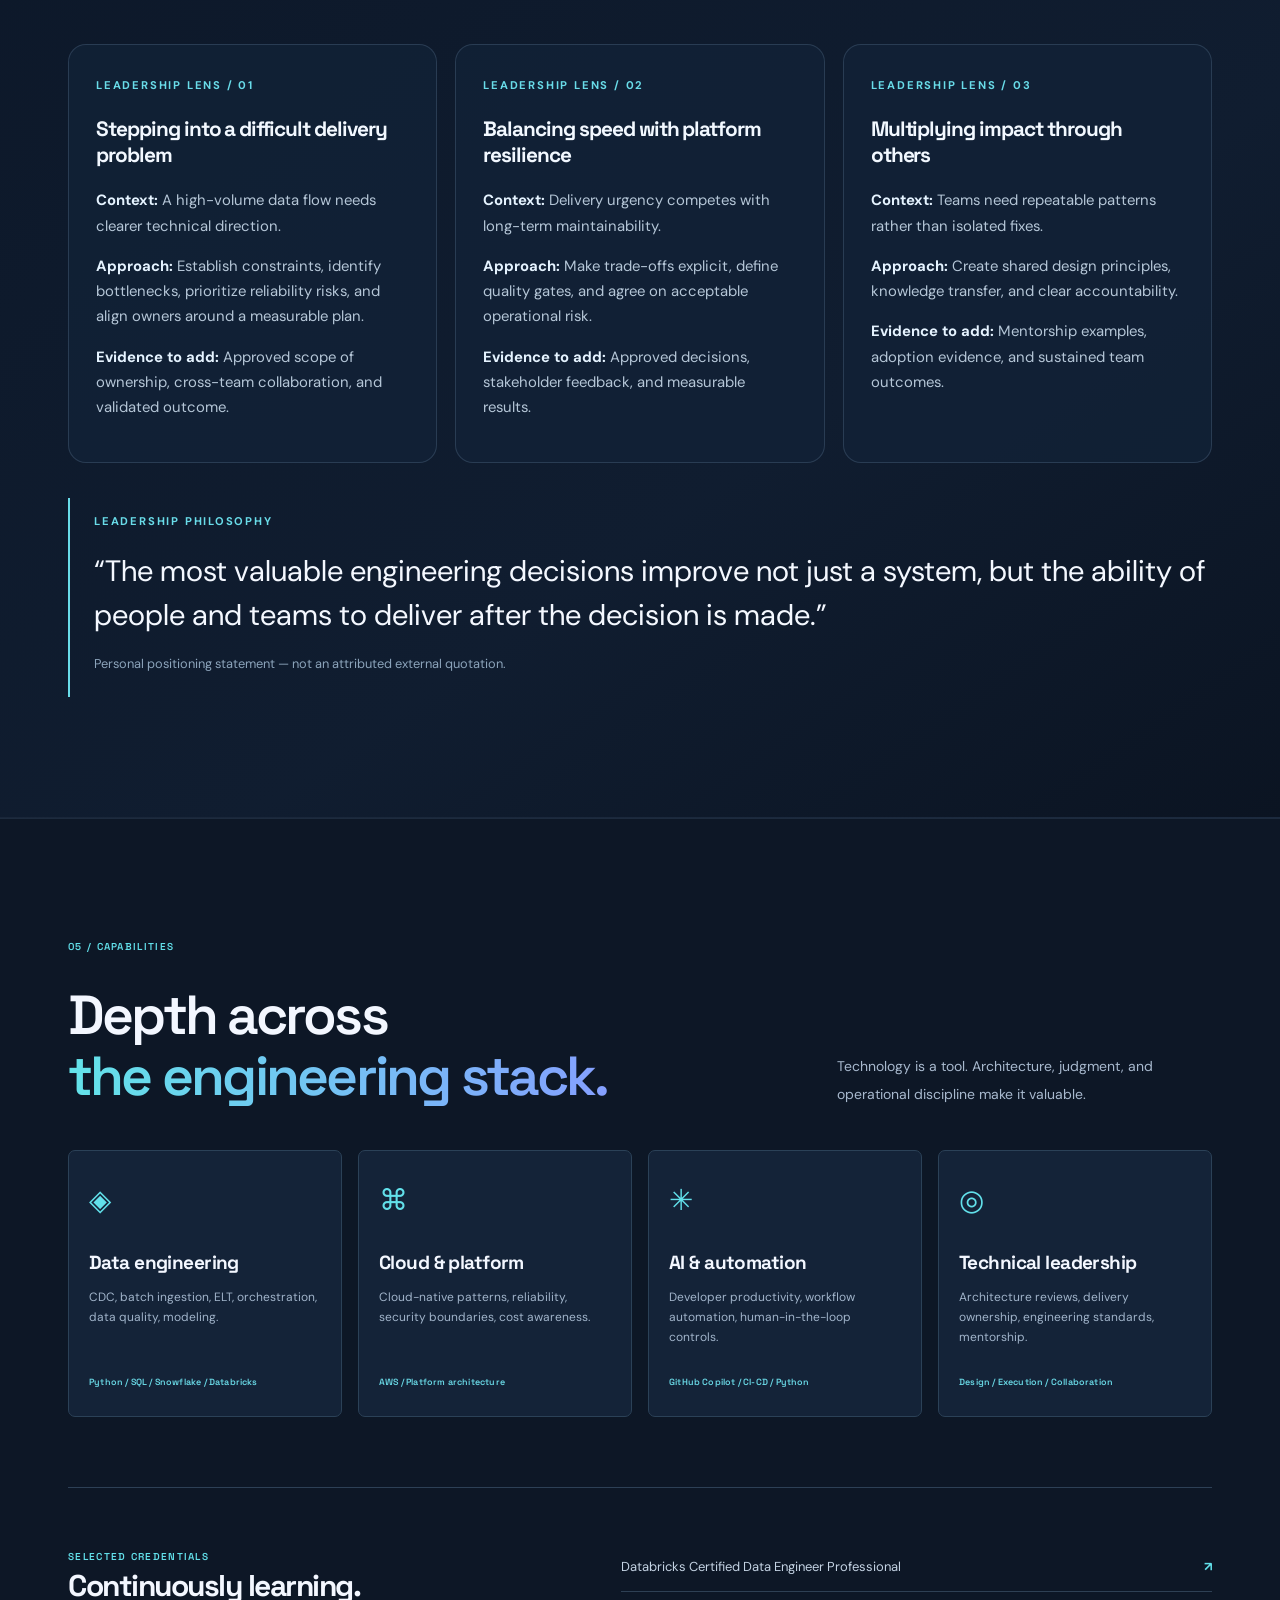
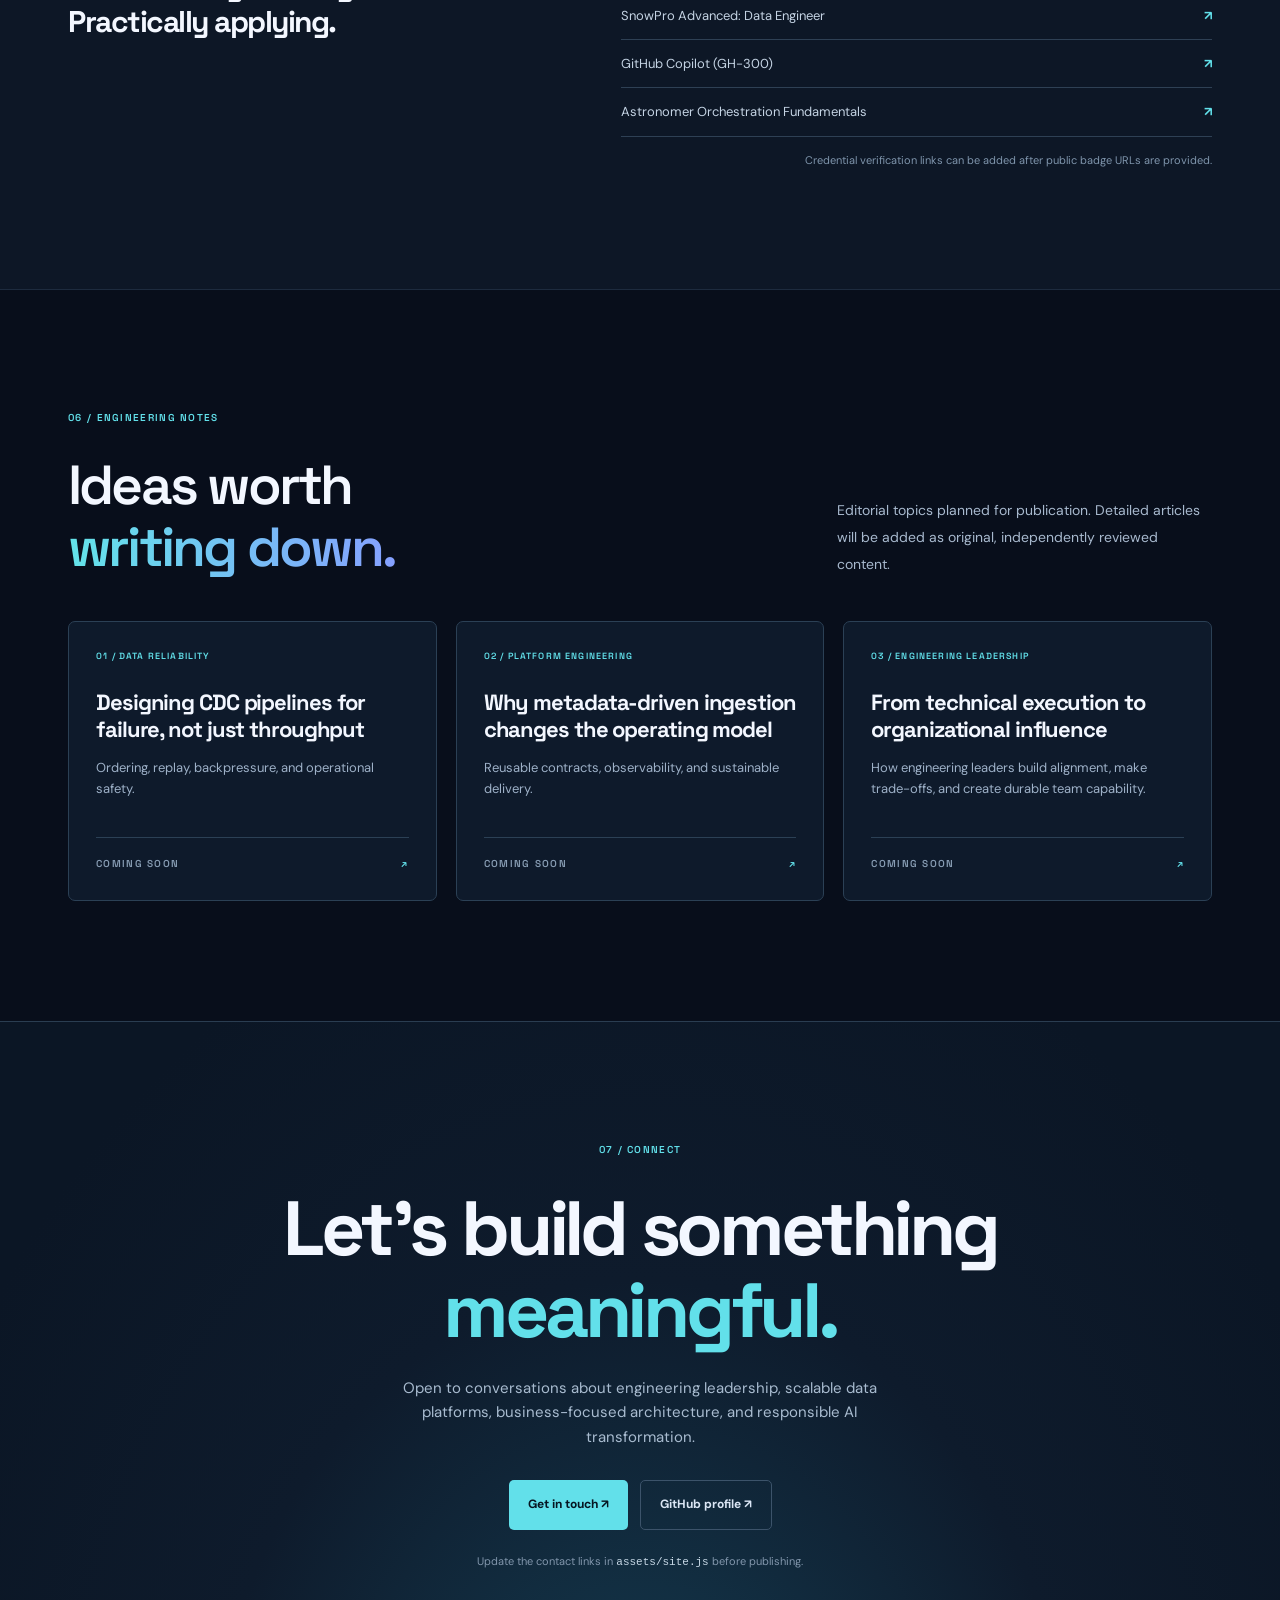
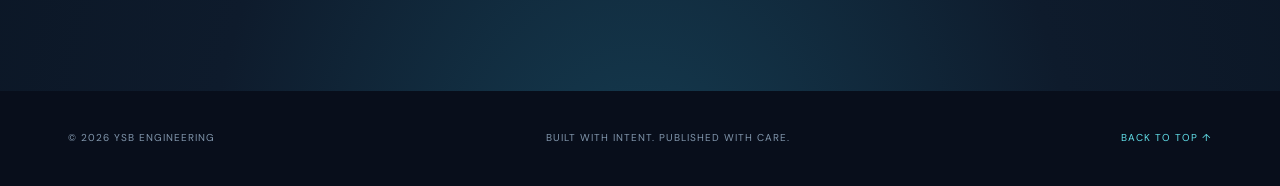
<file: ysb-engineering-leadership-portfolio-v2/index.html>
<!doctype html><html lang="en"><head><meta charset="utf-8"><meta name="viewport" content="width=device-width, initial-scale=1"><meta name="theme-color" content="#080e1b"><meta name="description" content="Yogesh Singh Barod — Engineering leadership, scalable data platforms, architecture decisions, and business-focused technical execution. Selected work and leadership perspectives."><title>YSB Engineering | Engineering Leadership & Business Impact</title><link rel="icon" href="assets/favicon.svg" type="image/svg+xml"><link rel="stylesheet" href="assets/style.css"></head><body>
<div class="noise"></div><header class="nav shell"><a class="brand" href="#home" aria-label="YSB Engineering home"><span class="brand-icon">Y<span>✦</span></span><span>YSB<span class="muted"> / ENGINEERING</span></span></a><nav id="navigation" aria-label="Primary navigation"><a href="#about">About</a><a href="#work">Selected Work</a><a href="#architecture">Architecture</a><a href="#expertise">Expertise</a><a href="#leadership">Leadership</a><a href="#insights">Insights</a></nav><a class="nav-cta" href="#contact">Let's connect <span>↗</span></a><button class="menu" id="menu" aria-expanded="false" aria-controls="navigation" aria-label="Toggle navigation">☰</button></header>
<main><section class="hero shell" id="home"><div class="hero-copy"><div class="eyebrow"><span class="pulse"></span> TECHNICAL DEPTH / BUSINESS JUDGMENT / LEADERSHIP</div><p class="intro">HELLO, I'M YOGESH SINGH BAROD</p><h1>Engineering at scale.<br><em>Leadership</em> with purpose.<br>Impact by design.</h1><p class="hero-desc">Engineering Manager connecting data-platform architecture, reliable delivery, and cross-functional execution. I translate complex technical problems into clear decisions and sustainable business value.</p><div class="actions"><a class="button primary" href="#work">Explore selected work <span>↗</span></a><a class="button secondary" href="#about">More about me <span>↓</span></a></div><div class="hero-note"><span class="dot"></span> Systems thinking <span class="sep">/</span> Team enablement <span class="sep">/</span> Business outcomes</div></div><div class="hero-art" aria-label="Abstract technical architecture illustration"><div class="orb orb-one"></div><div class="orb orb-two"></div><div class="art-grid"></div><div class="art-top"><span>PLATFORM / SYSTEMS VIEW</span><span class="green">● REFERENCE MODEL</span></div><div class="diagram"><div class="diagram-node source"><span class="node-icon">⌁</span><div><strong>Source systems</strong><small>Events · Files · APIs</small></div></div><div class="connector"><span></span><span></span><span></span></div><div class="diagram-node process"><span class="node-icon">◇</span><div><strong>Processing layer</strong><small>Reliable · Observable</small></div></div><div class="connector"><span></span><span></span><span></span></div><div class="diagram-node target"><span class="node-icon">▤</span><div><strong>Data platforms</strong><small>Analytics · Products · AI</small></div></div></div><div class="art-bottom"><span>DESIGN FOR RESILIENCE</span><span>01 / 03</span></div></div></section>
<div class="ticker"><div class="shell ticker-inner"><span>DATA ENGINEERING</span><b>✳</b><span>DISTRIBUTED SYSTEMS</span><b>✳</b><span>CLOUD ARCHITECTURE</span><b>✳</b><span>AI AUTOMATION</span><b>✳</b><span>TECHNICAL LEADERSHIP</span></div></div>
<section class="section shell" id="about"><div class="section-kicker">01 / THE PERSPECTIVE</div><div class="about-layout"><h2>Technical depth.<br><span class="gradient">Enterprise perspective.</span></h2><div class="about-copy"><p>Great engineering is more than choosing the right technology. It is about designing for change, making trade-offs explicit, and helping teams deliver with confidence.</p><p>My experience spans enterprise data ingestion, change data capture, modern data platforms, orchestration, and engineering automation. My approach combines systems thinking, delivery ownership, stakeholder alignment, and continuous learning.</p><a class="text-link" href="#contact">Start a conversation ↗</a></div></div><div class="principles"><article><span>01</span><h3>Architect for change</h3><p>Scalable patterns, clear interfaces, and systems built to evolve.</p></article><article><span>02</span><h3>Engineer for trust</h3><p>Reliability, observability, data quality, and thoughtful recovery.</p></article><article><span>03</span><h3>Lead through influence</h3><p>Clear trade-offs, collaborative problem-solving, and accountability for outcomes.</p></article></div></section>
<section class="section work-section" id="work"><div class="shell"><div class="section-kicker">02 / SELECTED WORK</div><div class="section-head"><h2>Complex challenges.<br><span class="gradient">Decisions that matter.</span></h2><p>Explore the problem, decision framework, risk controls, and potential business relevance of each public-safe reference case study. These are not claims of measured employer outcomes.</p></div><div class="filters" role="group" aria-label="Filter projects"><button class="filter active" data-filter="all" aria-pressed="true">All work</button><button class="filter" data-filter="data" aria-pressed="false">Data platforms</button><button class="filter" data-filter="cloud" aria-pressed="false">Cloud & automation</button><button class="filter" data-filter="lab" aria-pressed="false">Personal lab</button></div><div class="projects"><article class="project-card" data-category="data"><div class="project-visual visual-cdc"><span class="visual-tag">REFERENCE CASE STUDY</span><div class="visual-flow"><i>DB</i><span>→</span><i>CDC</i><span>→</span><i>PIPELINE</i><span>→</span><i>LAKE</i></div><span class="visual-index">01 / DATA ENGINEERING</span></div><div class="project-body"><div class="project-meta">DATA PLATFORMS <span>·</span> RELIABILITY</div><h3>High-volume change data capture</h3><p><strong>Challenge:</strong> Synchronize changing data reliably. <strong>Decision lens:</strong> Ordering, replay, recovery, and throughput. <strong>Business relevance:</strong> Fresher, more dependable data products.</p><div class="tags"><span>CDC</span><span>Streaming</span><span>Observability</span></div><a href="#architecture" class="project-link">Explore architecture ↗</a></div></article><article class="project-card" data-category="data"><div class="project-visual visual-ingest"><span class="visual-tag">REFERENCE CASE STUDY</span><div class="stack-graphic"><span>LAND</span><span>VALIDATE</span><span>TRANSFORM</span><span>SERVE</span></div><span class="visual-index">02 / DATA ENGINEERING</span></div><div class="project-body"><div class="project-meta">DATA PLATFORMS <span>·</span> ORCHESTRATION</div><h3>Metadata-driven ingestion</h3><p><strong>Challenge:</strong> Reduce fragmented pipeline operations. <strong>Decision lens:</strong> Reusable contracts, schema controls, and recoverability. <strong>Business relevance:</strong> More consistent delivery.</p><div class="tags"><span>Python</span><span>Snowflake</span><span>Databricks</span></div><a href="#architecture" class="project-link">Explore architecture ↗</a></div></article><article class="project-card" data-category="cloud"><div class="project-visual visual-ai"><span class="visual-tag">CONCEPT / ENGINEERING PATTERNS</span><div class="ai-graphic"><span class="sat sat1">⌘</span><span class="sat sat2">{ }</span><span class="ai-core">✳</span><span class="sat sat3">✓</span><span class="sat sat4">↗</span></div><span class="visual-index">03 / AUTOMATION</span></div><div class="project-body"><div class="project-meta">CLOUD <span>·</span> AI AUTOMATION</div><h3>AI-assisted engineering workflows</h3><p><strong>Challenge:</strong> Improve engineering productivity safely. <strong>Decision lens:</strong> Human review, test gates, and access controls. <strong>Business relevance:</strong> Faster iteration with accountability.</p><div class="tags"><span>GitHub</span><span>AI</span><span>CI/CD</span></div><a href="#insights" class="project-link">Read related insights ↗</a></div></article><article class="project-card" data-category="lab"><div class="project-visual visual-quant"><span class="visual-tag">PERSONAL ENGINEERING LAB</span><svg class="chart-svg" viewBox="0 0 500 180" preserveAspectRatio="none" aria-hidden="true"><path d="M0 145 L40 132 L80 142 L120 100 L160 118 L200 90 L240 107 L280 58 L320 78 L360 35 L400 55 L440 20 L500 36" fill="none" stroke="#55d6e7" stroke-width="3"/><path d="M0 145 L40 132 L80 142 L120 100 L160 118 L200 90 L240 107 L280 58 L320 78 L360 35 L400 55 L440 20 L500 36 L500 180 L0 180Z" fill="url(#chartfill)"/><defs><linearGradient id="chartfill" x1="0" x2="0" y1="0" y2="1"><stop stop-color="#55d6e7" stop-opacity=".25"/><stop offset="1" stop-color="#55d6e7" stop-opacity="0"/></linearGradient></defs></svg><span class="visual-index">04 / PERSONAL LAB</span></div><div class="project-body"><div class="project-meta">PYTHON <span>·</span> EVENT-DRIVEN SYSTEMS</div><h3>Quantitative systems lab</h3><p><strong>Challenge:</strong> Process time-sensitive events. <strong>Decision lens:</strong> Reproducibility, latency, and backtest integrity. <strong>Business relevance:</strong> Disciplined experimental engineering.</p><div class="tags"><span>Python</span><span>APIs</span><span>Backtesting</span></div><a href="#contact" class="project-link">Discuss the approach ↗</a></div></article></div></div></section>
<section class="section shell" id="architecture"><div class="section-kicker">03 / SYSTEMS THINKING</div><div class="section-head"><h2>Architecture is<br><span class="gradient">a series of decisions.</span></h2><p>Explore a generic, independently drawn blueprint illustrating how reliable data platforms can be organized.</p></div><div class="architecture-panel"><div class="arch-header"><span><span class="pulse"></span> REFERENCE ARCHITECTURE</span><span>CONCEPTUAL / NON-PROPRIETARY</span></div><div class="arch-canvas"><div class="arch-stage"><small>01 / INGEST</small><div class="arch-tile">Source systems</div><div class="arch-tile">Change events & files</div></div><div class="arch-arrow">→</div><div class="arch-stage"><small>02 / CONTROL</small><div class="arch-tile">Transport & orchestration</div><div class="arch-tile">Validation & quality</div></div><div class="arch-arrow">→</div><div class="arch-stage"><small>03 / PROCESS</small><div class="arch-tile">Transformation</div><div class="arch-tile">Replay & recovery</div></div><div class="arch-arrow">→</div><div class="arch-stage"><small>04 / SERVE</small><div class="arch-tile">Analytical platform</div><div class="arch-tile">Data products & AI</div></div></div><div class="arch-footer"><span>↳ Cross-cutting: security · observability · governance · cost control</span><span>YSB / SYSTEM DESIGN</span></div></div><div class="architecture-principles"><div><strong>Idempotency</strong><p>Predictable outcomes when events are retried.</p></div><div><strong>Observability</strong><p>Clear signals for health, latency, and quality.</p></div><div><strong>Recovery</strong><p>Explicit replay and failure-handling strategies.</p></div><div><strong>Governance</strong><p>Access controls and traceable data lineage.</p></div></div></section>
<section class="section leadership-section" id="leadership"><div class="shell"><div class="section-kicker">04 / LEADERSHIP & JUDGMENT</div><div class="section-head"><h2>Beyond implementation.<br><span class="gradient">Toward organizational leverage.</span></h2><p>Leadership case-study frameworks that explain how I approach ambiguity, cross-team alignment, and engineering decisions. Illustrative scenarios below are not presented as verified employer results.</p></div><div class="leadership-grid"><article class="leadership-card"><span class="case-label">LEADERSHIP LENS / 01</span><h3>Stepping into a difficult delivery problem</h3><p><b>Context:</b> A high-volume data flow needs clearer technical direction.</p><p><b>Approach:</b> Establish constraints, identify bottlenecks, prioritize reliability risks, and align owners around a measurable plan.</p><p><b>Evidence to add:</b> Approved scope of ownership, cross-team collaboration, and validated outcome.</p></article><article class="leadership-card"><span class="case-label">LEADERSHIP LENS / 02</span><h3>Balancing speed with platform resilience</h3><p><b>Context:</b> Delivery urgency competes with long-term maintainability.</p><p><b>Approach:</b> Make trade-offs explicit, define quality gates, and agree on acceptable operational risk.</p><p><b>Evidence to add:</b> Approved decisions, stakeholder feedback, and measurable results.</p></article><article class="leadership-card"><span class="case-label">LEADERSHIP LENS / 03</span><h3>Multiplying impact through others</h3><p><b>Context:</b> Teams need repeatable patterns rather than isolated fixes.</p><p><b>Approach:</b> Create shared design principles, knowledge transfer, and clear accountability.</p><p><b>Evidence to add:</b> Mentorship examples, adoption evidence, and sustained team outcomes.</p></article></div><div class="leadership-statement"><span>LEADERSHIP PHILOSOPHY</span><blockquote>“The most valuable engineering decisions improve not just a system, but the ability of people and teams to deliver after the decision is made.”</blockquote><p>Personal positioning statement — not an attributed external quotation.</p></div></div></section><section class="section expertise-section" id="expertise"><div class="shell"><div class="section-kicker">05 / CAPABILITIES</div><div class="section-head"><h2>Depth across<br><span class="gradient">the engineering stack.</span></h2><p>Technology is a tool. Architecture, judgment, and operational discipline make it valuable.</p></div><div class="expertise-grid"><div class="expertise-card"><span class="expertise-icon">◈</span><h3>Data engineering</h3><p>CDC, batch ingestion, ELT, orchestration, data quality, modeling.</p><div class="skill-line">Python / SQL / Snowflake / Databricks</div></div><div class="expertise-card"><span class="expertise-icon">⌘</span><h3>Cloud & platform</h3><p>Cloud-native patterns, reliability, security boundaries, cost awareness.</p><div class="skill-line">AWS / Platform architecture</div></div><div class="expertise-card"><span class="expertise-icon">✳</span><h3>AI & automation</h3><p>Developer productivity, workflow automation, human-in-the-loop controls.</p><div class="skill-line">GitHub Copilot / CI-CD / Python</div></div><div class="expertise-card"><span class="expertise-icon">◎</span><h3>Technical leadership</h3><p>Architecture reviews, delivery ownership, engineering standards, mentorship.</p><div class="skill-line">Design / Execution / Collaboration</div></div></div><div class="credentials"><div><span class="section-kicker">SELECTED CREDENTIALS</span><h3>Continuously learning.<br>Practically applying.</h3></div><div class="credential-list"><span>Databricks Certified Data Engineer Professional <b>↗</b></span><span>SnowPro Advanced: Data Engineer <b>↗</b></span><span>GitHub Copilot (GH-300) <b>↗</b></span><span>Astronomer Orchestration Fundamentals <b>↗</b></span></div></div><p class="credential-note">Credential verification links can be added after public badge URLs are provided.</p></div></section>
<section class="section shell" id="insights"><div class="section-kicker">06 / ENGINEERING NOTES</div><div class="section-head"><h2>Ideas worth<br><span class="gradient">writing down.</span></h2><p>Editorial topics planned for publication. Detailed articles will be added as original, independently reviewed content.</p></div><div class="insights-grid"><article class="insight"><span>01 / DATA RELIABILITY</span><h3>Designing CDC pipelines for failure, not just throughput</h3><p>Ordering, replay, backpressure, and operational safety.</p><div class="insight-foot">COMING SOON <span>↗</span></div></article><article class="insight"><span>02 / PLATFORM ENGINEERING</span><h3>Why metadata-driven ingestion changes the operating model</h3><p>Reusable contracts, observability, and sustainable delivery.</p><div class="insight-foot">COMING SOON <span>↗</span></div></article><article class="insight"><span>03 / ENGINEERING LEADERSHIP</span><h3>From technical execution to organizational influence</h3><p>How engineering leaders build alignment, make trade-offs, and create durable team capability.</p><div class="insight-foot">COMING SOON <span>↗</span></div></article></div></section>
<section class="contact-section" id="contact"><div class="shell contact-inner"><div class="section-kicker">07 / CONNECT</div><h2>Let's build something<br><em>meaningful.</em></h2><p>Open to conversations about engineering leadership, scalable data platforms, business-focused architecture, and responsible AI transformation.</p><div class="actions"><a class="button primary" id="email-link" href="mailto:YOUR_EMAIL@example.com">Get in touch ↗</a><a class="button secondary" id="github-link" href="https://github.com/" target="_blank" rel="noopener noreferrer">GitHub profile ↗</a></div><p class="contact-hint">Update the contact links in <code>assets/site.js</code> before publishing.</p></div></section></main><footer class="footer shell"><span>© <span id="year"></span> YSB ENGINEERING</span><span>BUILT WITH INTENT. PUBLISHED WITH CARE.</span><a href="#home">BACK TO TOP ↑</a></footer><script src="assets/site.js" defer></script></body></html>
</file>
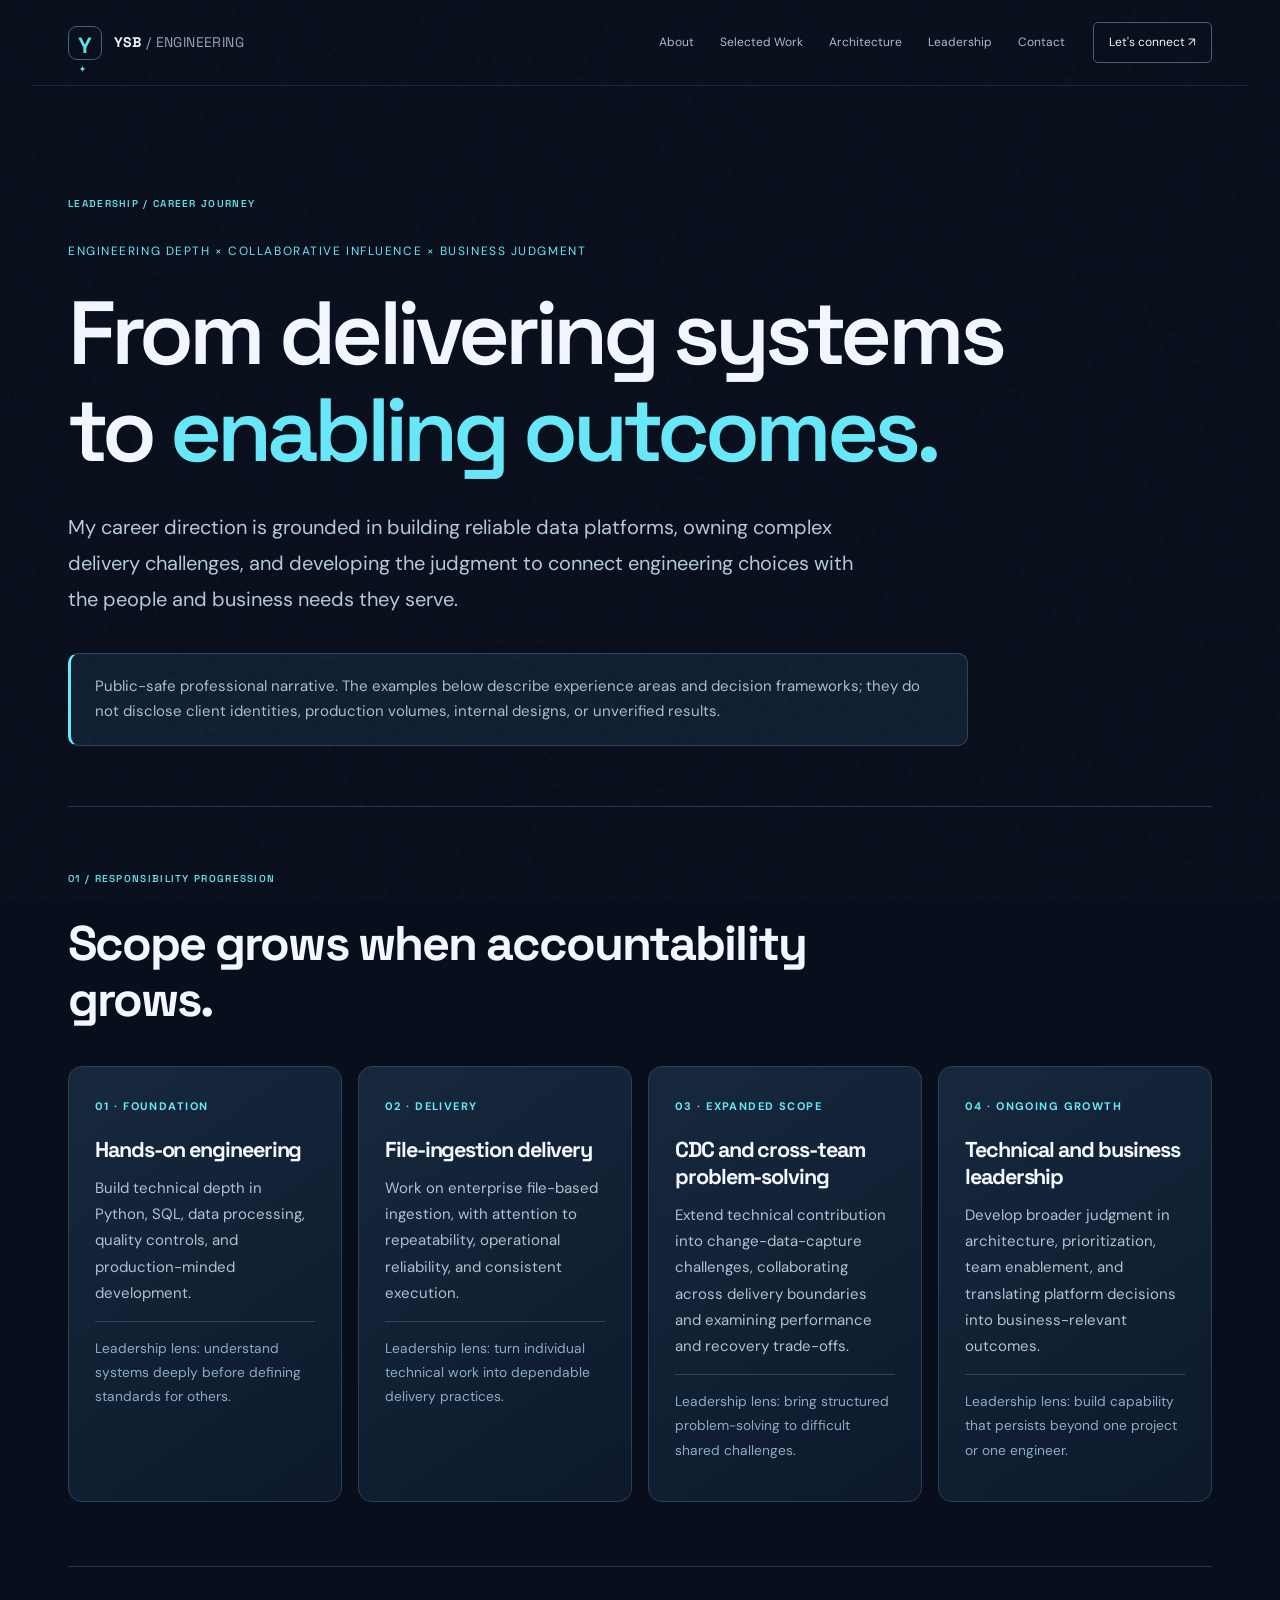
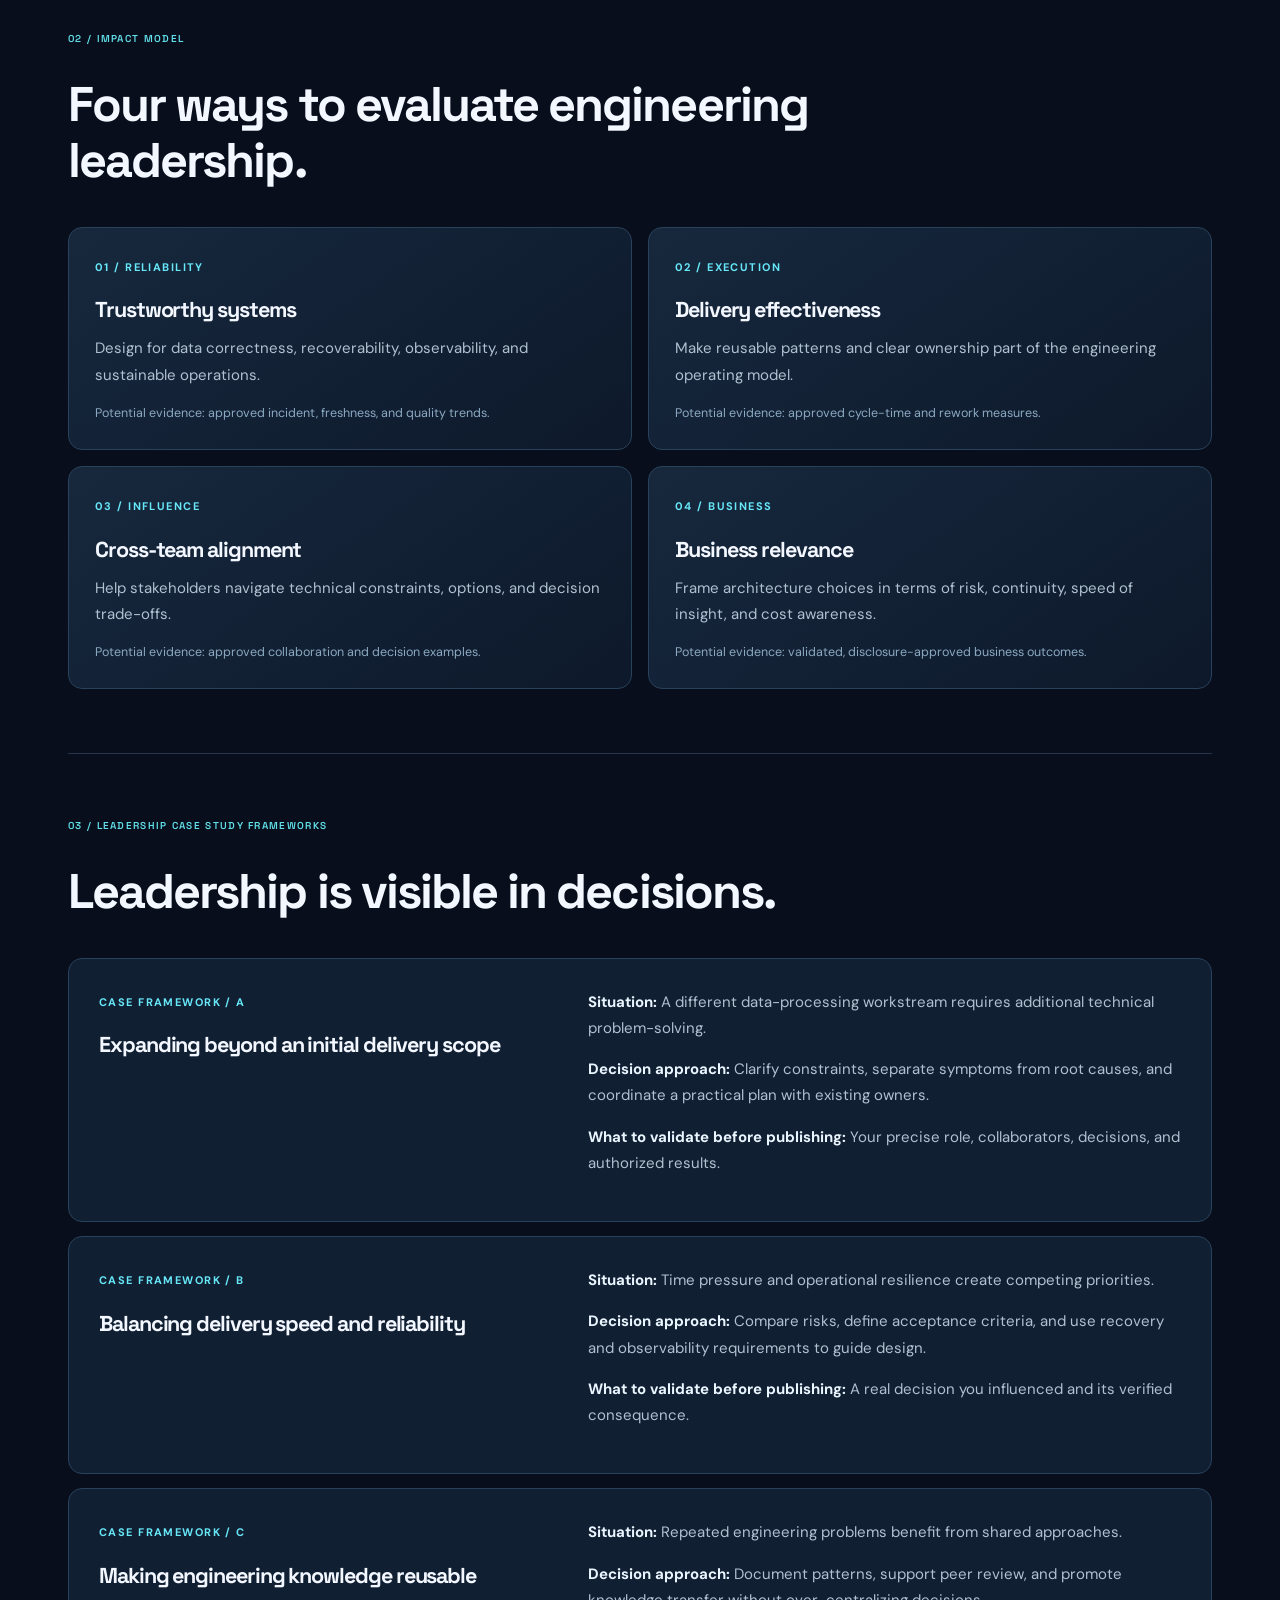
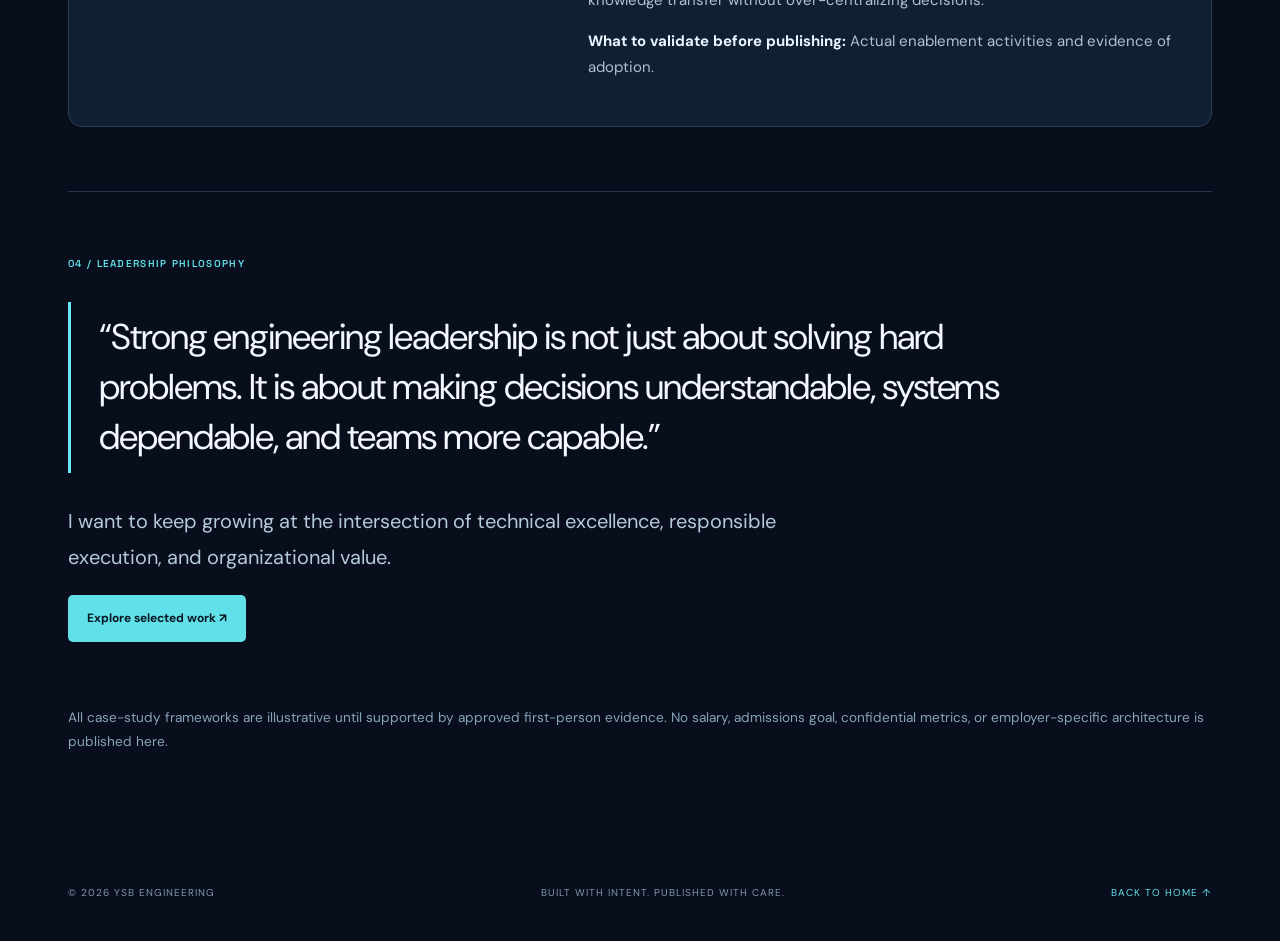
<file: leadership-impact.html>
<!doctype html><html lang="en"><head><meta charset="utf-8"><meta name="viewport" content="width=device-width,initial-scale=1"><meta name="theme-color" content="#080e1b"><meta name="description" content="Yogesh Singh Barod's engineering leadership perspective, professional progression, and public-safe case-study frameworks."><title>Leadership Impact & Career Journey | YSB Engineering</title><link rel="canonical" href="https://ysb100194.github.io/yogeshsinghbarod/leadership-impact.html"><link rel="icon" href="assets/favicon.svg" type="image/svg+xml"><link rel="stylesheet" href="assets/style.css"><link rel="stylesheet" href="assets/leadership-impact.css"></head><body><div class="noise"></div><header class="nav shell"><a class="brand" href="index.html#home"><span class="brand-icon">Y<span>✦</span></span><span>YSB<span class="muted"> / ENGINEERING</span></span></a><nav id="navigation" aria-label="Primary navigation"><a href="index.html#about">About</a><a href="index.html#work">Selected Work</a><a href="index.html#architecture">Architecture</a><a href="index.html#leadership">Leadership</a><a href="index.html#contact">Contact</a></nav><a class="nav-cta" href="index.html#contact">Let's connect ↗</a><button class="menu" id="menu" aria-expanded="false" aria-controls="navigation" aria-label="Toggle navigation">☰</button></header><main class="shell dossier"><div class="section-kicker">LEADERSHIP / CAREER JOURNEY</div><p class="dossier-overline">ENGINEERING DEPTH × COLLABORATIVE INFLUENCE × BUSINESS JUDGMENT</p><h1>From delivering systems<br>to <em>enabling outcomes.</em></h1><p class="dossier-lead">My career direction is grounded in building reliable data platforms, owning complex delivery challenges, and developing the judgment to connect engineering choices with the people and business needs they serve.</p><div class="dossier-disclosure">Public-safe professional narrative. The examples below describe experience areas and decision frameworks; they do not disclose client identities, production volumes, internal designs, or unverified results.</div><section class="dossier-section" id="journey"><div class="section-kicker">01 / RESPONSIBILITY PROGRESSION</div><h2>Scope grows when accountability grows.</h2><div class="journey-rail"><article><span class="stage">01 · FOUNDATION</span><h3>Hands-on engineering</h3><p>Build technical depth in Python, SQL, data processing, quality controls, and production-minded development.</p><p class="evidence">Leadership lens: understand systems deeply before defining standards for others.</p></article><article><span class="stage">02 · DELIVERY</span><h3>File-ingestion delivery</h3><p>Work on enterprise file-based ingestion, with attention to repeatability, operational reliability, and consistent execution.</p><p class="evidence">Leadership lens: turn individual technical work into dependable delivery practices.</p></article><article><span class="stage">03 · EXPANDED SCOPE</span><h3>CDC and cross-team problem-solving</h3><p>Extend technical contribution into change-data-capture challenges, collaborating across delivery boundaries and examining performance and recovery trade-offs.</p><p class="evidence">Leadership lens: bring structured problem-solving to difficult shared challenges.</p></article><article><span class="stage">04 · ONGOING GROWTH</span><h3>Technical and business leadership</h3><p>Develop broader judgment in architecture, prioritization, team enablement, and translating platform decisions into business-relevant outcomes.</p><p class="evidence">Leadership lens: build capability that persists beyond one project or one engineer.</p></article></div></section><section class="dossier-section" id="impact"><div class="section-kicker">02 / IMPACT MODEL</div><h2>Four ways to evaluate engineering leadership.</h2><div class="dossier-grid"><article><span>01 / RELIABILITY</span><h3>Trustworthy systems</h3><p>Design for data correctness, recoverability, observability, and sustainable operations.</p><small>Potential evidence: approved incident, freshness, and quality trends.</small></article><article><span>02 / EXECUTION</span><h3>Delivery effectiveness</h3><p>Make reusable patterns and clear ownership part of the engineering operating model.</p><small>Potential evidence: approved cycle-time and rework measures.</small></article><article><span>03 / INFLUENCE</span><h3>Cross-team alignment</h3><p>Help stakeholders navigate technical constraints, options, and decision trade-offs.</p><small>Potential evidence: approved collaboration and decision examples.</small></article><article><span>04 / BUSINESS</span><h3>Business relevance</h3><p>Frame architecture choices in terms of risk, continuity, speed of insight, and cost awareness.</p><small>Potential evidence: validated, disclosure-approved business outcomes.</small></article></div></section><section class="dossier-section" id="stories"><div class="section-kicker">03 / LEADERSHIP CASE STUDY FRAMEWORKS</div><h2>Leadership is visible in decisions.</h2><div class="story-stack"><article><div><span class="stage">CASE FRAMEWORK / A</span><h3>Expanding beyond an initial delivery scope</h3></div><div><p><b>Situation:</b> A different data-processing workstream requires additional technical problem-solving.</p><p><b>Decision approach:</b> Clarify constraints, separate symptoms from root causes, and coordinate a practical plan with existing owners.</p><p><b>What to validate before publishing:</b> Your precise role, collaborators, decisions, and authorized results.</p></div></article><article><div><span class="stage">CASE FRAMEWORK / B</span><h3>Balancing delivery speed and reliability</h3></div><div><p><b>Situation:</b> Time pressure and operational resilience create competing priorities.</p><p><b>Decision approach:</b> Compare risks, define acceptance criteria, and use recovery and observability requirements to guide design.</p><p><b>What to validate before publishing:</b> A real decision you influenced and its verified consequence.</p></div></article><article><div><span class="stage">CASE FRAMEWORK / C</span><h3>Making engineering knowledge reusable</h3></div><div><p><b>Situation:</b> Repeated engineering problems benefit from shared approaches.</p><p><b>Decision approach:</b> Document patterns, support peer review, and promote knowledge transfer without over-centralizing decisions.</p><p><b>What to validate before publishing:</b> Actual enablement activities and evidence of adoption.</p></div></article></div></section><section class="dossier-section"><div class="section-kicker">04 / LEADERSHIP PHILOSOPHY</div><blockquote class="dossier-quote">“Strong engineering leadership is not just about solving hard problems. It is about making decisions understandable, systems dependable, and teams more capable.”</blockquote><p class="dossier-lead">I want to keep growing at the intersection of technical excellence, responsible execution, and organizational value.</p><a class="button primary" href="index.html#work">Explore selected work ↗</a></section><p class="dossier-footer-note">All case-study frameworks are illustrative until supported by approved first-person evidence. No salary, admissions goal, confidential metrics, or employer-specific architecture is published here.</p></main><footer class="footer shell"><span>© <span id="year"></span> YSB ENGINEERING</span><span>BUILT WITH INTENT. PUBLISHED WITH CARE.</span><a href="index.html#home">BACK TO HOME ↑</a></footer><script src="assets/site.js" defer></script></body></html>
</file>
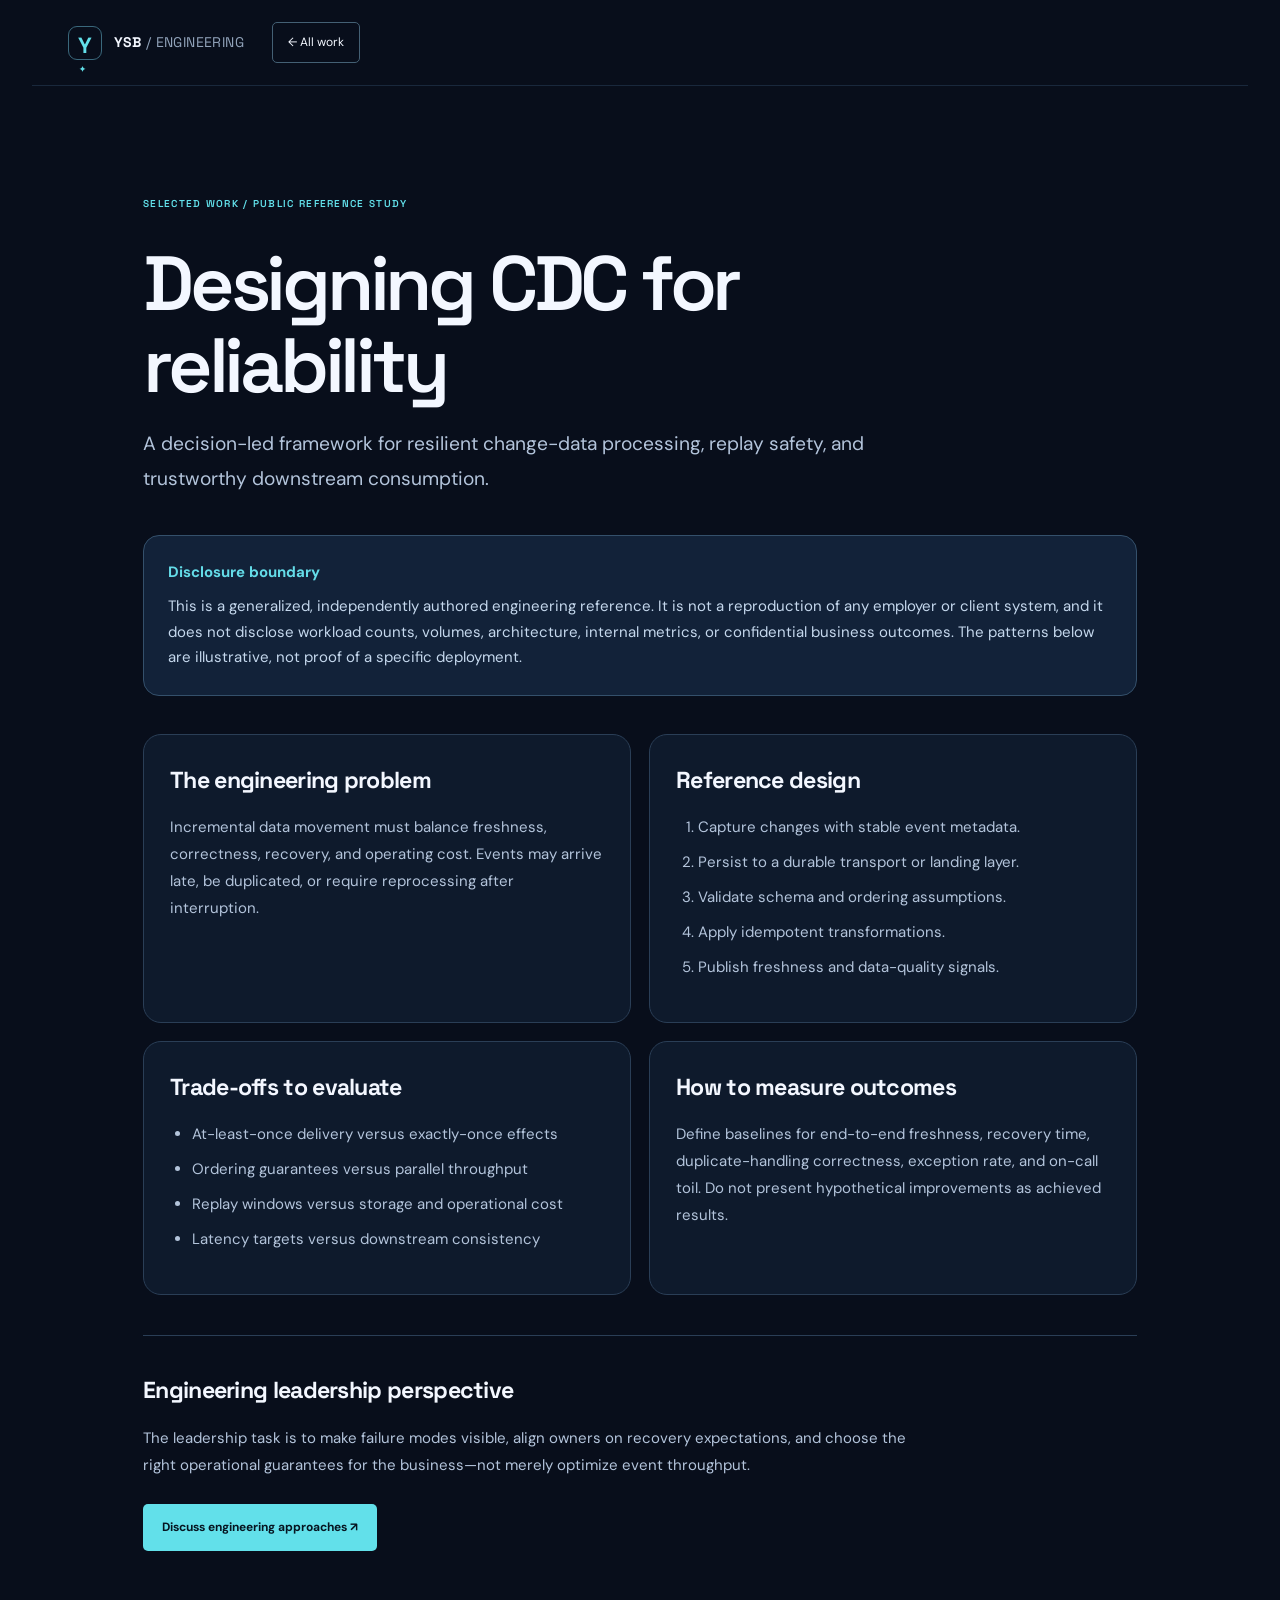
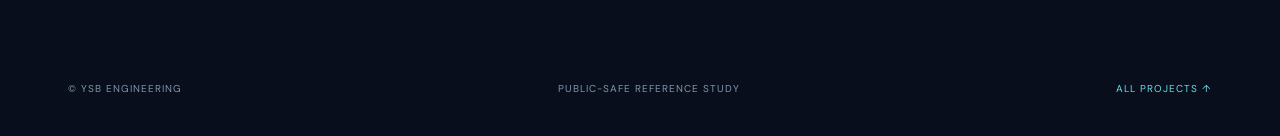
<file: case-studies/cdc-reliability.html>
<!doctype html><html lang="en"><head><meta charset="utf-8"><meta name="viewport" content="width=device-width, initial-scale=1"><meta name="theme-color" content="#080e1b"><title>Designing CDC for reliability | YSB Engineering</title><meta name="description" content="A decision-led framework for resilient change-data processing, replay safety, and trustworthy downstream consumption."><link rel="icon" href="../assets/favicon.svg" type="image/svg+xml"><link rel="stylesheet" href="../assets/style.css"><link rel="stylesheet" href="../assets/case-studies.css"></head><body><header class="nav shell"><a class="brand" href="../index.html#home"><span class="brand-icon">Y<span>✦</span></span><span>YSB<span class="muted"> / ENGINEERING</span></span></a><a class="nav-cta" href="../index.html#work">← All work</a></header><main class="case-shell"><div class="section-kicker">SELECTED WORK / PUBLIC REFERENCE STUDY</div><h1>Designing CDC for reliability</h1><p class="case-lede">A decision-led framework for resilient change-data processing, replay safety, and trustworthy downstream consumption.</p><div class="case-disclosure"><strong>Disclosure boundary</strong><p>This is a generalized, independently authored engineering reference. It is not a reproduction of any employer or client system, and it does not disclose workload counts, volumes, architecture, internal metrics, or confidential business outcomes. The patterns below are illustrative, not proof of a specific deployment.</p></div><div class="case-grid"><section class="case-panel"><h2>The engineering problem</h2><p>Incremental data movement must balance freshness, correctness, recovery, and operating cost. Events may arrive late, be duplicated, or require reprocessing after interruption.</p></section><section class="case-panel"><h2>Reference design</h2><ol><li>Capture changes with stable event metadata.</li><li>Persist to a durable transport or landing layer.</li><li>Validate schema and ordering assumptions.</li><li>Apply idempotent transformations.</li><li>Publish freshness and data-quality signals.</li></ol></section><section class="case-panel"><h2>Trade-offs to evaluate</h2><ul><li>At-least-once delivery versus exactly-once effects</li><li>Ordering guarantees versus parallel throughput</li><li>Replay windows versus storage and operational cost</li><li>Latency targets versus downstream consistency</li></ul></section><section class="case-panel"><h2>How to measure outcomes</h2><p>Define baselines for end-to-end freshness, recovery time, duplicate-handling correctness, exception rate, and on-call toil. Do not present hypothetical improvements as achieved results.</p></section></div><section class="case-next"><h2>Engineering leadership perspective</h2><p>The leadership task is to make failure modes visible, align owners on recovery expectations, and choose the right operational guarantees for the business—not merely optimize event throughput.</p><a class="button primary" href="../index.html#contact">Discuss engineering approaches ↗</a></section></main><footer class="footer shell"><span>© YSB ENGINEERING</span><span>PUBLIC-SAFE REFERENCE STUDY</span><a href="../index.html#work">ALL PROJECTS ↑</a></footer></body></html>
</file>
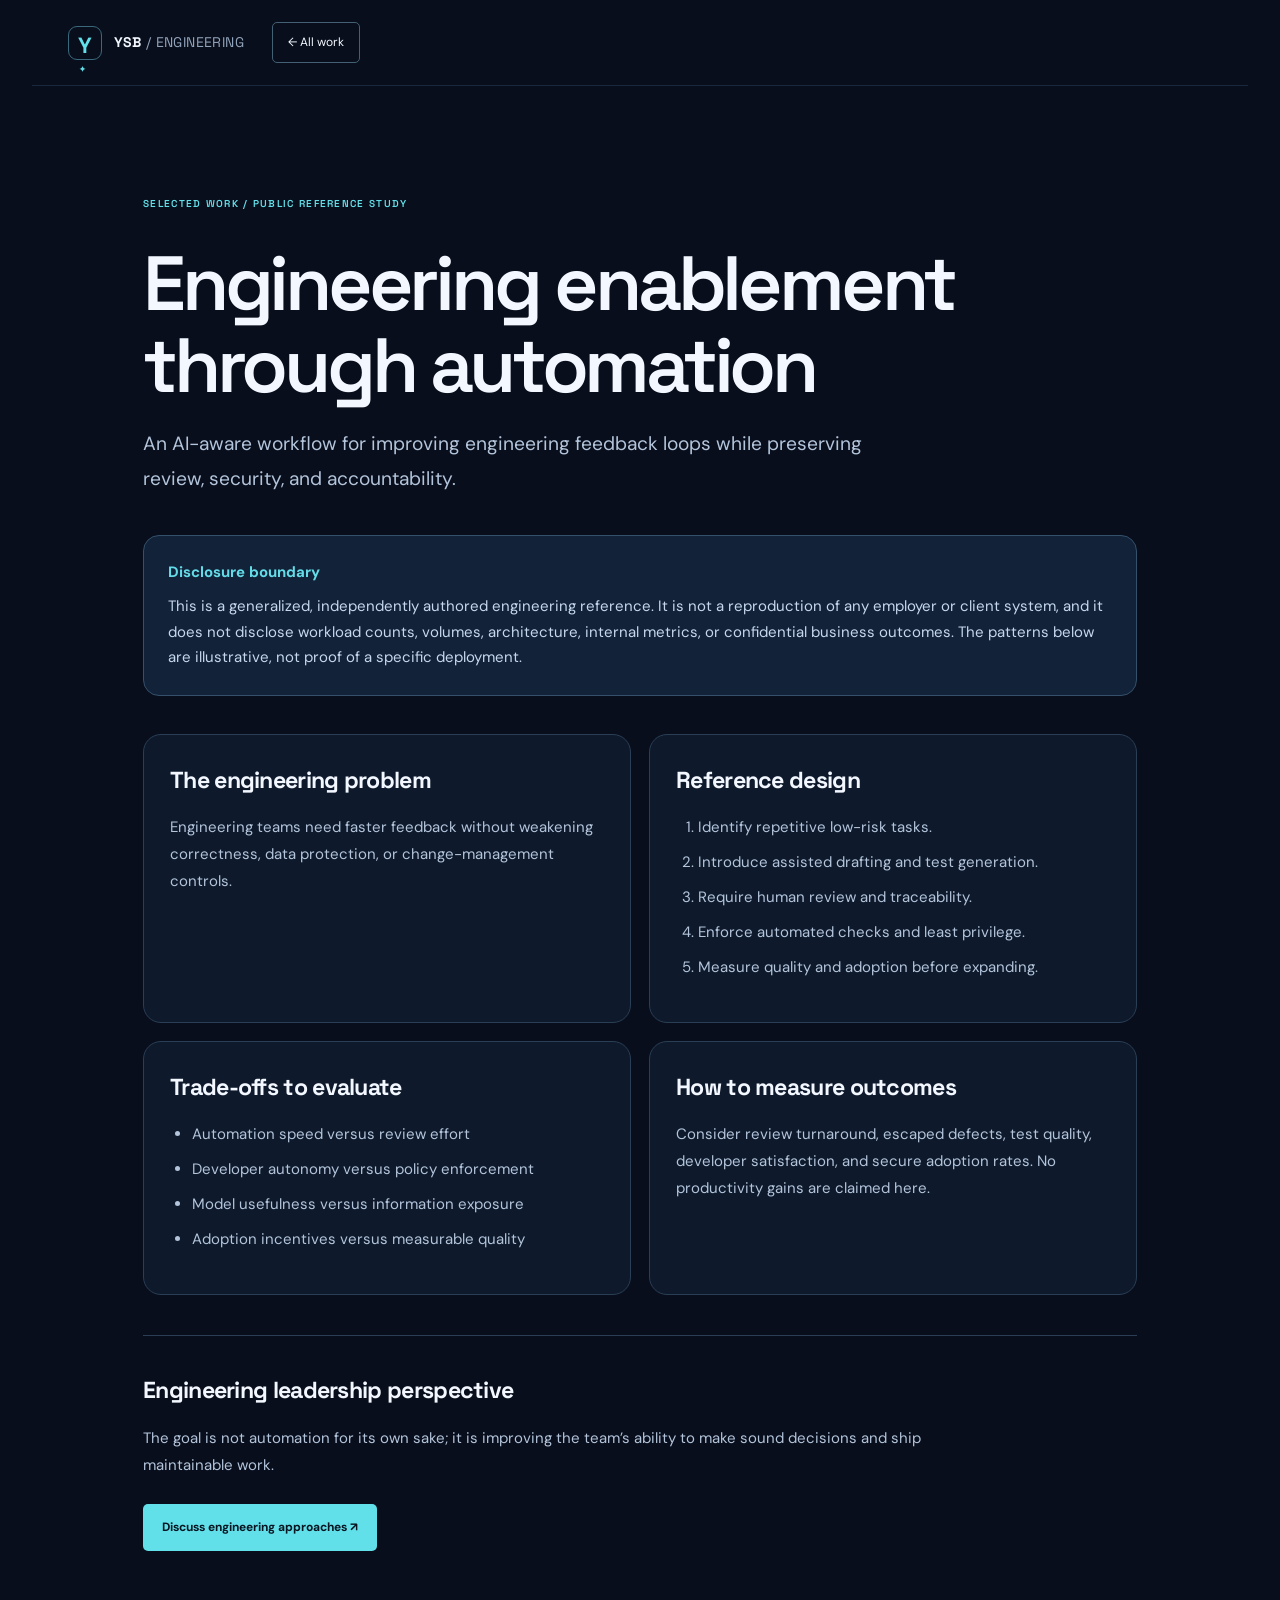
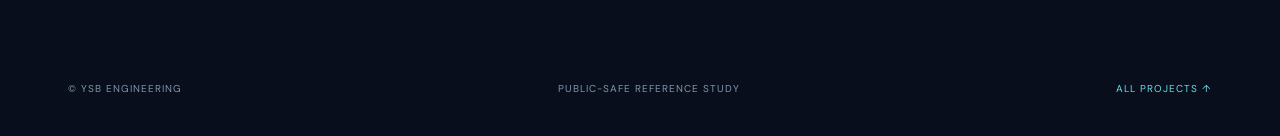
<file: case-studies/engineering-enablement.html>
<!doctype html><html lang="en"><head><meta charset="utf-8"><meta name="viewport" content="width=device-width, initial-scale=1"><meta name="theme-color" content="#080e1b"><title>Engineering enablement through automation | YSB Engineering</title><meta name="description" content="An AI-aware workflow for improving engineering feedback loops while preserving review, security, and accountability."><link rel="icon" href="../assets/favicon.svg" type="image/svg+xml"><link rel="stylesheet" href="../assets/style.css"><link rel="stylesheet" href="../assets/case-studies.css"></head><body><header class="nav shell"><a class="brand" href="../index.html#home"><span class="brand-icon">Y<span>✦</span></span><span>YSB<span class="muted"> / ENGINEERING</span></span></a><a class="nav-cta" href="../index.html#work">← All work</a></header><main class="case-shell"><div class="section-kicker">SELECTED WORK / PUBLIC REFERENCE STUDY</div><h1>Engineering enablement through automation</h1><p class="case-lede">An AI-aware workflow for improving engineering feedback loops while preserving review, security, and accountability.</p><div class="case-disclosure"><strong>Disclosure boundary</strong><p>This is a generalized, independently authored engineering reference. It is not a reproduction of any employer or client system, and it does not disclose workload counts, volumes, architecture, internal metrics, or confidential business outcomes. The patterns below are illustrative, not proof of a specific deployment.</p></div><div class="case-grid"><section class="case-panel"><h2>The engineering problem</h2><p>Engineering teams need faster feedback without weakening correctness, data protection, or change-management controls.</p></section><section class="case-panel"><h2>Reference design</h2><ol><li>Identify repetitive low-risk tasks.</li><li>Introduce assisted drafting and test generation.</li><li>Require human review and traceability.</li><li>Enforce automated checks and least privilege.</li><li>Measure quality and adoption before expanding.</li></ol></section><section class="case-panel"><h2>Trade-offs to evaluate</h2><ul><li>Automation speed versus review effort</li><li>Developer autonomy versus policy enforcement</li><li>Model usefulness versus information exposure</li><li>Adoption incentives versus measurable quality</li></ul></section><section class="case-panel"><h2>How to measure outcomes</h2><p>Consider review turnaround, escaped defects, test quality, developer satisfaction, and secure adoption rates. No productivity gains are claimed here.</p></section></div><section class="case-next"><h2>Engineering leadership perspective</h2><p>The goal is not automation for its own sake; it is improving the team’s ability to make sound decisions and ship maintainable work.</p><a class="button primary" href="../index.html#contact">Discuss engineering approaches ↗</a></section></main><footer class="footer shell"><span>© YSB ENGINEERING</span><span>PUBLIC-SAFE REFERENCE STUDY</span><a href="../index.html#work">ALL PROJECTS ↑</a></footer></body></html>
</file>
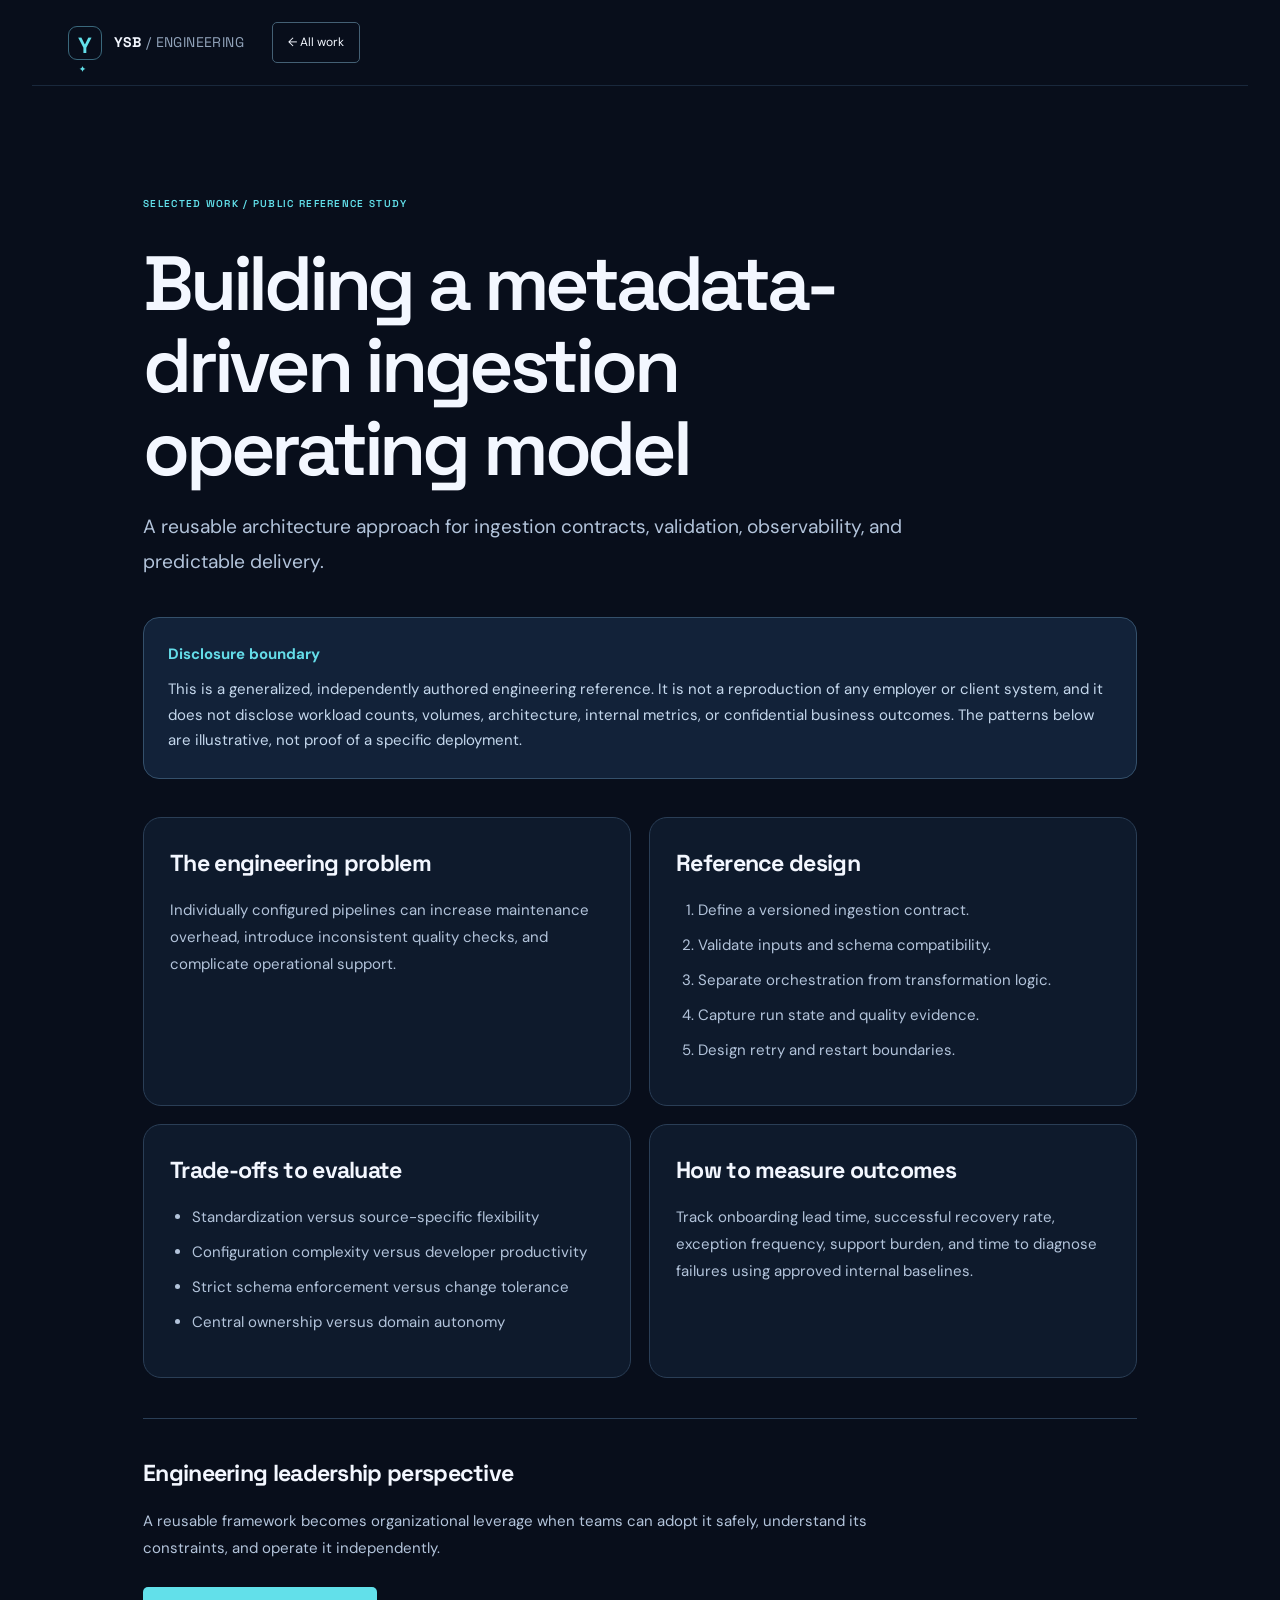
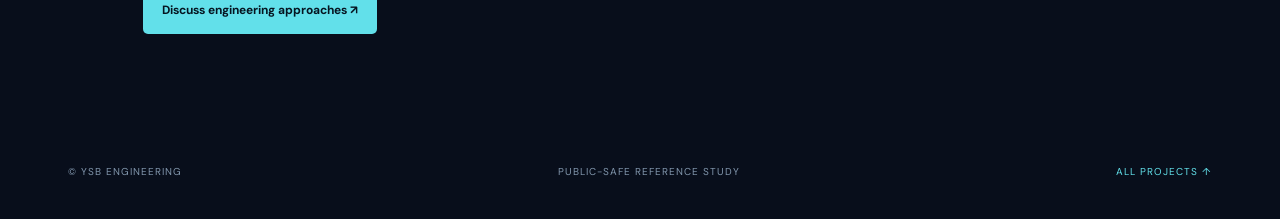
<file: case-studies/metadata-ingestion.html>
<!doctype html><html lang="en"><head><meta charset="utf-8"><meta name="viewport" content="width=device-width, initial-scale=1"><meta name="theme-color" content="#080e1b"><title>Building a metadata-driven ingestion operating model | YSB Engineering</title><meta name="description" content="A reusable architecture approach for ingestion contracts, validation, observability, and predictable delivery."><link rel="icon" href="../assets/favicon.svg" type="image/svg+xml"><link rel="stylesheet" href="../assets/style.css"><link rel="stylesheet" href="../assets/case-studies.css"></head><body><header class="nav shell"><a class="brand" href="../index.html#home"><span class="brand-icon">Y<span>✦</span></span><span>YSB<span class="muted"> / ENGINEERING</span></span></a><a class="nav-cta" href="../index.html#work">← All work</a></header><main class="case-shell"><div class="section-kicker">SELECTED WORK / PUBLIC REFERENCE STUDY</div><h1>Building a metadata-driven ingestion operating model</h1><p class="case-lede">A reusable architecture approach for ingestion contracts, validation, observability, and predictable delivery.</p><div class="case-disclosure"><strong>Disclosure boundary</strong><p>This is a generalized, independently authored engineering reference. It is not a reproduction of any employer or client system, and it does not disclose workload counts, volumes, architecture, internal metrics, or confidential business outcomes. The patterns below are illustrative, not proof of a specific deployment.</p></div><div class="case-grid"><section class="case-panel"><h2>The engineering problem</h2><p>Individually configured pipelines can increase maintenance overhead, introduce inconsistent quality checks, and complicate operational support.</p></section><section class="case-panel"><h2>Reference design</h2><ol><li>Define a versioned ingestion contract.</li><li>Validate inputs and schema compatibility.</li><li>Separate orchestration from transformation logic.</li><li>Capture run state and quality evidence.</li><li>Design retry and restart boundaries.</li></ol></section><section class="case-panel"><h2>Trade-offs to evaluate</h2><ul><li>Standardization versus source-specific flexibility</li><li>Configuration complexity versus developer productivity</li><li>Strict schema enforcement versus change tolerance</li><li>Central ownership versus domain autonomy</li></ul></section><section class="case-panel"><h2>How to measure outcomes</h2><p>Track onboarding lead time, successful recovery rate, exception frequency, support burden, and time to diagnose failures using approved internal baselines.</p></section></div><section class="case-next"><h2>Engineering leadership perspective</h2><p>A reusable framework becomes organizational leverage when teams can adopt it safely, understand its constraints, and operate it independently.</p><a class="button primary" href="../index.html#contact">Discuss engineering approaches ↗</a></section></main><footer class="footer shell"><span>© YSB ENGINEERING</span><span>PUBLIC-SAFE REFERENCE STUDY</span><a href="../index.html#work">ALL PROJECTS ↑</a></footer></body></html>
</file>
<file: assets/style.css>
@import url('https://fonts.googleapis.com/css2?family=DM+Sans:wght@400;500;600;700&family=Space+Grotesk:wght@400;500;600;700&display=swap');
:root{color-scheme:dark;--bg:#080e1b;--surface:#101b2d;--surface2:#15243a;--text:#f3f7ff;--muted:#91a3ba;--line:#25364c;--cyan:#62e0ea;--blue:#6288fa}*{box-sizing:border-box}html{scroll-behavior:smooth}body{margin:0;background:var(--bg);color:var(--text);font-family:'DM Sans',Arial,sans-serif;font-size:15px;line-height:1.65}a{color:inherit;text-decoration:none}button{font:inherit}button,a{ -webkit-tap-highlight-color:transparent}a:focus-visible,button:focus-visible{outline:2px solid var(--cyan);outline-offset:4px}::selection{background:#2c7786;color:white}.shell{max-width:1216px;padding-left:36px;padding-right:36px;margin:auto}.noise{position:fixed;inset:0;pointer-events:none;z-index:10;opacity:.07;background-image:url("data:image/svg+xml,%3Csvg viewBox='0 0 180 180' xmlns='http://www.w3.org/2000/svg'%3E%3Cfilter id='n'%3E%3CfeTurbulence type='fractalNoise' baseFrequency='.9' numOctaves='3' stitchTiles='stitch'/%3E%3C/filter%3E%3Crect width='100%25' height='100%25' filter='url(%23n)' opacity='.4'/%3E%3C/svg%3E")}.nav{height:86px;display:flex;align-items:center;gap:28px;position:relative;z-index:12;border-bottom:1px solid #19283c}.brand{display:flex;align-items:center;gap:12px;font-family:'Space Grotesk';font-weight:700;letter-spacing:.03em;font-size:14px;white-space:nowrap}.brand-icon{height:34px;width:34px;display:grid;place-items:center;border:1px solid #3a687c;border-radius:9px;color:var(--cyan);font-size:22px}.brand-icon span{font-size:8px;align-self:start;margin-left:-5px}.muted{color:#91a3ba;font-weight:400}.nav nav{display:flex;align-items:center;gap:26px;margin-left:auto}.nav nav a{font-size:12px;color:#aabbd0;transition:color .2s}.nav nav a:hover,.text-link:hover{color:var(--cyan)}.nav-cta{font-size:12px;border:1px solid #446074;border-radius:5px;padding:10px 15px;white-space:nowrap}.nav-cta span{color:var(--cyan);margin-left:12px}.menu{display:none;background:none;border:0;color:white;font-size:24px}.hero{min-height:690px;padding-top:100px;padding-bottom:100px;display:grid;grid-template-columns:1.12fr .88fr;align-items:center;gap:58px}.eyebrow,.section-kicker,.intro,.project-meta,.visual-tag,.visual-index,.arch-header,.arch-footer,.insight>span,.insight-foot,.skill-line,.ticker,.hero-note,.art-top,.art-bottom,.arch-stage small{font-family:'Space Grotesk';letter-spacing:.13em;font-size:10px;font-weight:600}.eyebrow{color:#b0c5d7;display:flex;align-items:center;gap:10px}.pulse{width:7px;height:7px;display:inline-block;background:#68e6b4;border-radius:50%;box-shadow:0 0 12px #68e6b4}.intro{color:var(--cyan);margin:38px 0 15px}h1,h2,h3,p{margin-top:0}h1,h2,h3{font-family:'Space Grotesk';letter-spacing:-.05em}h1{font-size:clamp(54px,5.3vw,83px);line-height:1.035;font-weight:600;margin-bottom:27px}h1 em,.contact-inner h2 em{font-style:normal;color:var(--cyan)}.hero-desc{font-size:16px;line-height:1.9;color:#a9bbcf;max-width:510px}.actions{display:flex;gap:12px;flex-wrap:wrap;margin-top:30px}.button{display:inline-flex;align-items:center;gap:20px;padding:14px 19px;border-radius:5px;font-size:12px;font-weight:700;transition:transform .2s,background .2s}.button:hover{transform:translateY(-3px)}.primary{background:var(--cyan);color:#061521}.primary:hover{background:#91f0f4}.secondary{border:1px solid #3c536a;color:#dbe6f5}.hero-note{color:#8ca0b8;margin-top:42px;letter-spacing:.07em}.dot{display:inline-block;background:var(--cyan);width:5px;height:5px;border-radius:50%;vertical-align:middle;margin-right:7px}.sep{margin:0 10px;color:#446077}.hero-art{height:500px;position:relative;border:1px solid #294058;background:radial-gradient(circle at 50% 40%,#172e49 0,#0b1627 56%,#09111e 100%);border-radius:12px;overflow:hidden;box-shadow:0 35px 100px #0005}.art-grid{position:absolute;inset:0;background-image:linear-gradient(#45627a19 1px,transparent 1px),linear-gradient(90deg,#45627a19 1px,transparent 1px);background-size:35px 35px;mask-image:linear-gradient(to bottom,transparent,#000 20%,#000 80%,transparent)}.orb{position:absolute;border-radius:50%;filter:blur(42px);opacity:.24}.orb-one{width:230px;height:230px;background:#18a0d0;top:50px;left:25%}.orb-two{width:170px;height:170px;background:#4d55cf;bottom:0;right:0}.art-top,.art-bottom{position:absolute;left:24px;right:24px;display:flex;justify-content:space-between;color:#8197b2;z-index:2}.art-top{top:24px}.art-bottom{bottom:22px}.green{color:#67d7a6}.diagram{position:relative;z-index:1;display:flex;flex-direction:column;align-items:center;justify-content:center;height:100%;padding-top:22px}.diagram-node{width:245px;display:flex;align-items:center;gap:15px;border:1px solid #40657a;background:#14263bdf;border-radius:8px;padding:14px 18px;box-shadow:0 10px 28px #0003}.diagram-node strong{display:block;font-family:'Space Grotesk';font-size:14px;letter-spacing:-.02em}.diagram-node small{display:block;font-size:10px;color:#92acc4;margin-top:3px}.node-icon{color:var(--cyan);font-size:24px}.process{border-color:#55bbd1;background:#153448}.connector{height:44px;display:flex;align-items:center;gap:4px;flex-direction:column;justify-content:center}.connector span{height:5px;width:2px;background:#4aa7bc;opacity:.8}.ticker{border-top:1px solid #1f3147;border-bottom:1px solid #1f3147;background:#0e1929}.ticker-inner{display:flex;justify-content:space-between;align-items:center;gap:20px;min-height:66px;color:#a9bad0;white-space:nowrap}.ticker b{color:#4db6c6;font-size:18px;font-weight:400}.section{padding-top:120px;padding-bottom:120px;scroll-margin-top:50px}.section-kicker{color:var(--cyan);margin-bottom:29px}.about-layout{display:grid;grid-template-columns:1fr 1fr;gap:80px}.section h2{font-size:clamp(42px,4.3vw,65px);line-height:1.12;font-weight:600;margin:0}.gradient{background:linear-gradient(90deg,#63e3e9,#85a0ff);background-clip:text;-webkit-background-clip:text;color:transparent}.about-copy{max-width:510px;padding-top:7px}.about-copy p,.section-head p{color:#a8b9ce;font-size:16px;line-height:1.95}.text-link{display:inline-block;margin-top:10px;color:var(--cyan);font-size:13px;font-weight:700}.principles{display:grid;grid-template-columns:repeat(3,1fr);gap:20px;margin-top:78px}.principles article{border-top:1px solid #33465d;padding-top:23px}.principles article>span{font-size:12px;color:var(--cyan)}.principles h3{font-size:19px;letter-spacing:-.025em;margin:20px 0 9px}.principles p{color:#91a6be;font-size:13px;max-width:300px}.work-section,.expertise-section{background:#0d1726;border-top:1px solid #1d2b3e;border-bottom:1px solid #1d2b3e}.section-head{display:flex;align-items:end;justify-content:space-between;gap:60px;margin-bottom:42px}.section-head p{max-width:375px;margin:0;font-size:14px}.filters{display:flex;gap:8px;flex-wrap:wrap;margin-bottom:30px}.filter{background:transparent;color:#94a9bf;border:1px solid #304257;padding:9px 16px;border-radius:4px;font-size:12px;cursor:pointer}.filter.active,.filter:hover{background:#1e4356;color:#bff7fa;border-color:#46768a}.projects{display:grid;grid-template-columns:repeat(2,minmax(0,1fr));gap:22px}.project-card{border:1px solid #2a3c50;border-radius:9px;overflow:hidden;background:#111f31;transition:transform .25s,border-color .25s}.project-card:hover{transform:translateY(-5px);border-color:#56859a}.project-card[hidden]{display:none}.project-visual{height:236px;position:relative;overflow:hidden;background:#142c42;display:grid;place-items:center}.visual-cdc{background:radial-gradient(ellipse at 50% 100%,#245a69,#102a3e 55%,#102237)}.visual-ingest{background:radial-gradient(ellipse at 55% 65%,#334574,#17243f 60%,#111f34)}.visual-ai{background:radial-gradient(ellipse at center,#214b5b,#112a3d 55%,#101f33)}.visual-quant{background:linear-gradient(140deg,#112a3b,#15263b)}.project-visual:after{content:"";position:absolute;inset:0;background-image:linear-gradient(#ffffff08 1px,transparent 1px),linear-gradient(90deg,#ffffff08 1px,transparent 1px);background-size:30px 30px;pointer-events:none}.visual-tag,.visual-index{position:absolute;z-index:2;color:#b3d2e1;font-size:9px}.visual-tag{top:18px;left:20px}.visual-index{bottom:18px;left:20px}.visual-flow{display:flex;gap:10px;align-items:center}.visual-flow i{font-style:normal;border:1px solid #65b6c3;background:#16384c;border-radius:6px;color:#bdf6f9;padding:15px 10px;font-family:'Space Grotesk';font-size:11px}.visual-flow>span{color:#74b8c5}.stack-graphic{display:flex;align-items:center;gap:0;transform:rotate(-18deg)}.stack-graphic span{border:1px solid #6b91d0;background:#233e67;box-shadow:12px 12px 0 #101b30;padding:13px 12px;font-size:10px;letter-spacing:.08em;margin-left:-4px}.ai-graphic{width:250px;height:175px;position:relative;display:grid;place-items:center}.ai-core{display:grid;place-items:center;width:92px;height:92px;border:1px solid #70d8e6;border-radius:50%;font-size:52px;color:#81ecf4;box-shadow:0 0 60px #32cbd955}.sat{position:absolute;border:1px solid #568395;background:#1b354b;border-radius:7px;padding:6px 12px;color:#b1f1f4}.sat1{top:10px;left:15px}.sat2{top:15px;right:12px}.sat3{bottom:10px;left:30px}.sat4{bottom:12px;right:25px}.chart-svg{width:86%;height:160px;z-index:1}.project-body{padding:28px}.project-meta{color:var(--cyan);font-size:9px}.project-meta span{color:#7b94ae;padding:0 7px}.project-body h3{font-size:24px;letter-spacing:-.04em;line-height:1.2;margin:15px 0 10px}.project-body p{font-size:13px;color:#9fb2c9;line-height:1.85;min-height:72px}.tags{display:flex;gap:7px;flex-wrap:wrap;margin:19px 0 25px}.tags span{font-size:10px;border:1px solid #30465b;padding:5px 9px;color:#b0c4d9;border-radius:3px}.project-link{font-size:12px;color:var(--cyan);font-weight:700}.architecture-panel{border:1px solid #31465b;border-radius:9px;background:#101d30;overflow:hidden}.arch-header,.arch-footer{display:flex;justify-content:space-between;align-items:center;gap:15px;padding:19px 23px;color:#96abc3;font-size:9px}.arch-header{border-bottom:1px solid #293d51}.arch-header .pulse{margin-right:9px}.arch-canvas{padding:55px 30px;display:flex;align-items:center;justify-content:space-around;gap:13px;background-image:radial-gradient(#35516b44 1px,transparent 1px);background-size:20px 20px}.arch-stage{min-width:0;flex:1}.arch-stage small{display:block;color:#6dd7e3;text-align:center;margin-bottom:14px;font-size:9px}.arch-tile{background:#1b3047;border:1px solid #3a5872;border-radius:5px;padding:17px 9px;text-align:center;font-size:12px;margin:9px 0;color:#d7e5f4}.arch-arrow{font-size:23px;color:#69c7d5}.arch-footer{border-top:1px solid #293d51}.architecture-principles{display:grid;grid-template-columns:repeat(4,1fr);gap:25px;margin-top:33px}.architecture-principles strong{font-family:'Space Grotesk';font-size:14px}.architecture-principles p{color:#93a7be;font-size:12px;margin-top:7px}.expertise-grid{display:grid;grid-template-columns:repeat(4,1fr);gap:16px}.expertise-card{padding:26px 20px;background:#142338;border:1px solid #2b4157;border-radius:7px;min-height:255px}.expertise-icon{color:var(--cyan);font-size:29px}.expertise-card h3{font-size:19px;letter-spacing:-.03em;margin:22px 0 10px}.expertise-card p{font-size:12px;color:#a1b4ca;min-height:75px}.skill-line{color:#69d8e5;font-size:9px;letter-spacing:.02em}.credentials{border-top:1px solid #2d4056;margin-top:70px;padding-top:55px;display:grid;grid-template-columns:1fr 1.2fr;gap:60px}.credentials h3{font-size:30px;line-height:1.2}.credential-list{display:flex;flex-direction:column}.credential-list span{border-bottom:1px solid #2e4054;padding:13px 0;font-size:13px;color:#c4d3e3;display:flex;justify-content:space-between;gap:10px}.credential-list b{color:var(--cyan)}.credential-note{color:#7f95ac;font-size:11px;text-align:right;margin:14px 0 0}.insights-grid{display:grid;grid-template-columns:repeat(3,1fr);gap:19px}.insight{border:1px solid #2b4055;border-radius:7px;padding:27px;min-height:280px;display:flex;flex-direction:column;background:#0e1a2b}.insight>span{color:var(--cyan);font-size:9px}.insight h3{font-size:22px;line-height:1.25;margin:25px 0 13px}.insight p{font-size:13px;color:#9eb1c8}.insight-foot{margin-top:auto;display:flex;justify-content:space-between;border-top:1px solid #2b4055;padding-top:18px;color:#879cb3}.insight-foot span{color:var(--cyan)}.contact-section{padding:120px 0;background:radial-gradient(ellipse at 50% 120%,#153d52 0%,#0e1b2c 48%,#0b1625 85%);border-top:1px solid #2a3d51}.contact-inner{text-align:center}.contact-inner h2{font-family:'Space Grotesk';font-size:clamp(45px,6vw,80px);line-height:1.07;letter-spacing:-.055em;margin-bottom:24px}.contact-inner p{color:#a9bcd0;max-width:520px;margin:auto}.contact-inner .actions{justify-content:center}.contact-hint{font-size:11px;margin-top:22px!important;color:#8296ac!important}.contact-hint code{color:#c7d8e6}.footer{min-height:95px;display:flex;align-items:center;justify-content:space-between;gap:15px;color:#8297ad;font-size:10px;letter-spacing:.1em}.footer a{color:var(--cyan)}@media(max-width:1000px){.nav nav{gap:13px}.hero{gap:24px}.hero-art{height:450px}.expertise-grid{grid-template-columns:repeat(2,1fr)}.ticker-inner{overflow:hidden}.ticker-inner span{font-size:9px}.visual-flow{gap:5px}.visual-flow i{padding:12px 6px;font-size:9px}}@media(max-width:760px){.shell{padding-left:22px;padding-right:22px}.nav{height:72px}.nav nav{display:none;position:absolute;top:72px;left:0;right:0;background:#101d2e;padding:22px;flex-direction:column;align-items:start;border:1px solid #30435a}.nav nav.open{display:flex}.nav-cta{margin-left:auto}.menu{display:block}.hero{padding-top:65px;padding-bottom:70px;grid-template-columns:1fr;gap:55px}.hero-art{height:420px}.hero-note{font-size:9px}.ticker-inner{justify-content:flex-start;gap:17px}.ticker-inner span:nth-of-type(n+4),.ticker-inner b:nth-of-type(n+4){display:none}.section{padding-top:80px;padding-bottom:80px}.about-layout,.credentials{grid-template-columns:1fr;gap:26px}.principles{grid-template-columns:1fr;gap:18px;margin-top:45px}.section-head{display:block}.section-head p{margin-top:24px}.projects{grid-template-columns:1fr}.architecture-principles{grid-template-columns:repeat(2,1fr)}.arch-canvas{flex-direction:column;padding:25px}.arch-stage{width:100%}.arch-arrow{transform:rotate(90deg)}.arch-header,.arch-footer{font-size:8px}.insights-grid{grid-template-columns:1fr}.insight{min-height:235px}.footer{flex-wrap:wrap;padding-top:25px;padding-bottom:25px}.footer span:nth-child(2){display:none}}@media(max-width:440px){.brand{font-size:12px}.brand .muted{display:none}.nav-cta{font-size:10px;padding:8px}.eyebrow{font-size:8px}h1{font-size:53px}.hero-art{height:380px}.expertise-grid{grid-template-columns:1fr}.architecture-principles{grid-template-columns:1fr 1fr}.contact-inner h2{font-size:45px}}@media(prefers-reduced-motion:reduce){html{scroll-behavior:auto}*,*:before,*:after{transition:none!important;animation:none!important}}

/* Leadership narrative additions */
.leadership-section{background:linear-gradient(145deg,#0c1728,#101d30 65%,#0b1422);border-top:1px solid rgba(150,190,230,.09);border-bottom:1px solid rgba(150,190,230,.09)}
.leadership-grid{display:grid;grid-template-columns:repeat(3,minmax(0,1fr));gap:18px;margin-top:32px}.leadership-card{border:1px solid rgba(148,180,210,.19);background:rgba(18,34,55,.8);border-radius:18px;padding:27px}.leadership-card h3{font-size:1.3rem;line-height:1.25;margin:20px 0;color:#f2f8ff}.leadership-card p{color:#b5c6d7;font-size:.93rem;line-height:1.7}.leadership-card b{color:#e5f3ff}.case-label,.leadership-statement>span{color:#69dce9;font-size:.7rem;letter-spacing:.16em;font-weight:700}.leadership-statement{border-left:2px solid #69dce9;margin-top:35px;padding:10px 0 10px 24px}.leadership-statement blockquote{font-size:clamp(1.25rem,2.3vw,1.9rem);line-height:1.5;color:#f4f8ff;margin:16px 0}.leadership-statement p{font-size:.8rem;color:#8ca4bb}@media(max-width:850px){.leadership-grid{grid-template-columns:1fr}}

/* V3 leadership and impact sections */
.impact-grid,.trajectory-grid{display:grid;grid-template-columns:repeat(3,minmax(0,1fr));gap:18px;margin-top:38px}.impact-card,.trajectory-grid article{padding:32px;border:1px solid rgba(125,167,207,.23);border-radius:16px;background:linear-gradient(145deg,rgba(28,49,75,.68),rgba(11,20,36,.88))}.impact-card span,.trajectory-grid article span{font-size:11px;letter-spacing:.14em;color:#64d8e7;font-weight:700}.impact-card h3,.trajectory-grid h3{font-size:23px;margin:25px 0 14px}.impact-card p,.trajectory-grid p{color:#afc0d3;line-height:1.75}.impact-card small{display:block;margin-top:30px;color:#84a0b7;font-size:10px;letter-spacing:.1em}.impact-footnote{margin-top:22px;color:#91a8be;font-size:13px}.trajectory-section{background:linear-gradient(180deg,#0b1527,#101e32)}.trajectory-grid{grid-template-columns:repeat(4,minmax(0,1fr))}@media(max-width:900px){.impact-grid{grid-template-columns:1fr}.trajectory-grid{grid-template-columns:repeat(2,minmax(0,1fr))}}@media(max-width:560px){.trajectory-grid{grid-template-columns:1fr}}

.deep-link{margin:30px 0}.deep-link a{color:#65ddea;text-decoration:none;font-weight:650}.deep-link a:hover{text-decoration:underline}
</file>
<file: ysb-engineering-leadership-portfolio-v2/assets/style.css>
@import url('https://fonts.googleapis.com/css2?family=DM+Sans:wght@400;500;600;700&family=Space+Grotesk:wght@400;500;600;700&display=swap');
:root{color-scheme:dark;--bg:#080e1b;--surface:#101b2d;--surface2:#15243a;--text:#f3f7ff;--muted:#91a3ba;--line:#25364c;--cyan:#62e0ea;--blue:#6288fa}*{box-sizing:border-box}html{scroll-behavior:smooth}body{margin:0;background:var(--bg);color:var(--text);font-family:'DM Sans',Arial,sans-serif;font-size:15px;line-height:1.65}a{color:inherit;text-decoration:none}button{font:inherit}button,a{ -webkit-tap-highlight-color:transparent}a:focus-visible,button:focus-visible{outline:2px solid var(--cyan);outline-offset:4px}::selection{background:#2c7786;color:white}.shell{max-width:1216px;padding-left:36px;padding-right:36px;margin:auto}.noise{position:fixed;inset:0;pointer-events:none;z-index:10;opacity:.07;background-image:url("data:image/svg+xml,%3Csvg viewBox='0 0 180 180' xmlns='http://www.w3.org/2000/svg'%3E%3Cfilter id='n'%3E%3CfeTurbulence type='fractalNoise' baseFrequency='.9' numOctaves='3' stitchTiles='stitch'/%3E%3C/filter%3E%3Crect width='100%25' height='100%25' filter='url(%23n)' opacity='.4'/%3E%3C/svg%3E")}.nav{height:86px;display:flex;align-items:center;gap:28px;position:relative;z-index:12;border-bottom:1px solid #19283c}.brand{display:flex;align-items:center;gap:12px;font-family:'Space Grotesk';font-weight:700;letter-spacing:.03em;font-size:14px;white-space:nowrap}.brand-icon{height:34px;width:34px;display:grid;place-items:center;border:1px solid #3a687c;border-radius:9px;color:var(--cyan);font-size:22px}.brand-icon span{font-size:8px;align-self:start;margin-left:-5px}.muted{color:#91a3ba;font-weight:400}.nav nav{display:flex;align-items:center;gap:26px;margin-left:auto}.nav nav a{font-size:12px;color:#aabbd0;transition:color .2s}.nav nav a:hover,.text-link:hover{color:var(--cyan)}.nav-cta{font-size:12px;border:1px solid #446074;border-radius:5px;padding:10px 15px;white-space:nowrap}.nav-cta span{color:var(--cyan);margin-left:12px}.menu{display:none;background:none;border:0;color:white;font-size:24px}.hero{min-height:690px;padding-top:100px;padding-bottom:100px;display:grid;grid-template-columns:1.12fr .88fr;align-items:center;gap:58px}.eyebrow,.section-kicker,.intro,.project-meta,.visual-tag,.visual-index,.arch-header,.arch-footer,.insight>span,.insight-foot,.skill-line,.ticker,.hero-note,.art-top,.art-bottom,.arch-stage small{font-family:'Space Grotesk';letter-spacing:.13em;font-size:10px;font-weight:600}.eyebrow{color:#b0c5d7;display:flex;align-items:center;gap:10px}.pulse{width:7px;height:7px;display:inline-block;background:#68e6b4;border-radius:50%;box-shadow:0 0 12px #68e6b4}.intro{color:var(--cyan);margin:38px 0 15px}h1,h2,h3,p{margin-top:0}h1,h2,h3{font-family:'Space Grotesk';letter-spacing:-.05em}h1{font-size:clamp(54px,5.3vw,83px);line-height:1.035;font-weight:600;margin-bottom:27px}h1 em,.contact-inner h2 em{font-style:normal;color:var(--cyan)}.hero-desc{font-size:16px;line-height:1.9;color:#a9bbcf;max-width:510px}.actions{display:flex;gap:12px;flex-wrap:wrap;margin-top:30px}.button{display:inline-flex;align-items:center;gap:20px;padding:14px 19px;border-radius:5px;font-size:12px;font-weight:700;transition:transform .2s,background .2s}.button:hover{transform:translateY(-3px)}.primary{background:var(--cyan);color:#061521}.primary:hover{background:#91f0f4}.secondary{border:1px solid #3c536a;color:#dbe6f5}.hero-note{color:#8ca0b8;margin-top:42px;letter-spacing:.07em}.dot{display:inline-block;background:var(--cyan);width:5px;height:5px;border-radius:50%;vertical-align:middle;margin-right:7px}.sep{margin:0 10px;color:#446077}.hero-art{height:500px;position:relative;border:1px solid #294058;background:radial-gradient(circle at 50% 40%,#172e49 0,#0b1627 56%,#09111e 100%);border-radius:12px;overflow:hidden;box-shadow:0 35px 100px #0005}.art-grid{position:absolute;inset:0;background-image:linear-gradient(#45627a19 1px,transparent 1px),linear-gradient(90deg,#45627a19 1px,transparent 1px);background-size:35px 35px;mask-image:linear-gradient(to bottom,transparent,#000 20%,#000 80%,transparent)}.orb{position:absolute;border-radius:50%;filter:blur(42px);opacity:.24}.orb-one{width:230px;height:230px;background:#18a0d0;top:50px;left:25%}.orb-two{width:170px;height:170px;background:#4d55cf;bottom:0;right:0}.art-top,.art-bottom{position:absolute;left:24px;right:24px;display:flex;justify-content:space-between;color:#8197b2;z-index:2}.art-top{top:24px}.art-bottom{bottom:22px}.green{color:#67d7a6}.diagram{position:relative;z-index:1;display:flex;flex-direction:column;align-items:center;justify-content:center;height:100%;padding-top:22px}.diagram-node{width:245px;display:flex;align-items:center;gap:15px;border:1px solid #40657a;background:#14263bdf;border-radius:8px;padding:14px 18px;box-shadow:0 10px 28px #0003}.diagram-node strong{display:block;font-family:'Space Grotesk';font-size:14px;letter-spacing:-.02em}.diagram-node small{display:block;font-size:10px;color:#92acc4;margin-top:3px}.node-icon{color:var(--cyan);font-size:24px}.process{border-color:#55bbd1;background:#153448}.connector{height:44px;display:flex;align-items:center;gap:4px;flex-direction:column;justify-content:center}.connector span{height:5px;width:2px;background:#4aa7bc;opacity:.8}.ticker{border-top:1px solid #1f3147;border-bottom:1px solid #1f3147;background:#0e1929}.ticker-inner{display:flex;justify-content:space-between;align-items:center;gap:20px;min-height:66px;color:#a9bad0;white-space:nowrap}.ticker b{color:#4db6c6;font-size:18px;font-weight:400}.section{padding-top:120px;padding-bottom:120px;scroll-margin-top:50px}.section-kicker{color:var(--cyan);margin-bottom:29px}.about-layout{display:grid;grid-template-columns:1fr 1fr;gap:80px}.section h2{font-size:clamp(42px,4.3vw,65px);line-height:1.12;font-weight:600;margin:0}.gradient{background:linear-gradient(90deg,#63e3e9,#85a0ff);background-clip:text;-webkit-background-clip:text;color:transparent}.about-copy{max-width:510px;padding-top:7px}.about-copy p,.section-head p{color:#a8b9ce;font-size:16px;line-height:1.95}.text-link{display:inline-block;margin-top:10px;color:var(--cyan);font-size:13px;font-weight:700}.principles{display:grid;grid-template-columns:repeat(3,1fr);gap:20px;margin-top:78px}.principles article{border-top:1px solid #33465d;padding-top:23px}.principles article>span{font-size:12px;color:var(--cyan)}.principles h3{font-size:19px;letter-spacing:-.025em;margin:20px 0 9px}.principles p{color:#91a6be;font-size:13px;max-width:300px}.work-section,.expertise-section{background:#0d1726;border-top:1px solid #1d2b3e;border-bottom:1px solid #1d2b3e}.section-head{display:flex;align-items:end;justify-content:space-between;gap:60px;margin-bottom:42px}.section-head p{max-width:375px;margin:0;font-size:14px}.filters{display:flex;gap:8px;flex-wrap:wrap;margin-bottom:30px}.filter{background:transparent;color:#94a9bf;border:1px solid #304257;padding:9px 16px;border-radius:4px;font-size:12px;cursor:pointer}.filter.active,.filter:hover{background:#1e4356;color:#bff7fa;border-color:#46768a}.projects{display:grid;grid-template-columns:repeat(2,minmax(0,1fr));gap:22px}.project-card{border:1px solid #2a3c50;border-radius:9px;overflow:hidden;background:#111f31;transition:transform .25s,border-color .25s}.project-card:hover{transform:translateY(-5px);border-color:#56859a}.project-card[hidden]{display:none}.project-visual{height:236px;position:relative;overflow:hidden;background:#142c42;display:grid;place-items:center}.visual-cdc{background:radial-gradient(ellipse at 50% 100%,#245a69,#102a3e 55%,#102237)}.visual-ingest{background:radial-gradient(ellipse at 55% 65%,#334574,#17243f 60%,#111f34)}.visual-ai{background:radial-gradient(ellipse at center,#214b5b,#112a3d 55%,#101f33)}.visual-quant{background:linear-gradient(140deg,#112a3b,#15263b)}.project-visual:after{content:"";position:absolute;inset:0;background-image:linear-gradient(#ffffff08 1px,transparent 1px),linear-gradient(90deg,#ffffff08 1px,transparent 1px);background-size:30px 30px;pointer-events:none}.visual-tag,.visual-index{position:absolute;z-index:2;color:#b3d2e1;font-size:9px}.visual-tag{top:18px;left:20px}.visual-index{bottom:18px;left:20px}.visual-flow{display:flex;gap:10px;align-items:center}.visual-flow i{font-style:normal;border:1px solid #65b6c3;background:#16384c;border-radius:6px;color:#bdf6f9;padding:15px 10px;font-family:'Space Grotesk';font-size:11px}.visual-flow>span{color:#74b8c5}.stack-graphic{display:flex;align-items:center;gap:0;transform:rotate(-18deg)}.stack-graphic span{border:1px solid #6b91d0;background:#233e67;box-shadow:12px 12px 0 #101b30;padding:13px 12px;font-size:10px;letter-spacing:.08em;margin-left:-4px}.ai-graphic{width:250px;height:175px;position:relative;display:grid;place-items:center}.ai-core{display:grid;place-items:center;width:92px;height:92px;border:1px solid #70d8e6;border-radius:50%;font-size:52px;color:#81ecf4;box-shadow:0 0 60px #32cbd955}.sat{position:absolute;border:1px solid #568395;background:#1b354b;border-radius:7px;padding:6px 12px;color:#b1f1f4}.sat1{top:10px;left:15px}.sat2{top:15px;right:12px}.sat3{bottom:10px;left:30px}.sat4{bottom:12px;right:25px}.chart-svg{width:86%;height:160px;z-index:1}.project-body{padding:28px}.project-meta{color:var(--cyan);font-size:9px}.project-meta span{color:#7b94ae;padding:0 7px}.project-body h3{font-size:24px;letter-spacing:-.04em;line-height:1.2;margin:15px 0 10px}.project-body p{font-size:13px;color:#9fb2c9;line-height:1.85;min-height:72px}.tags{display:flex;gap:7px;flex-wrap:wrap;margin:19px 0 25px}.tags span{font-size:10px;border:1px solid #30465b;padding:5px 9px;color:#b0c4d9;border-radius:3px}.project-link{font-size:12px;color:var(--cyan);font-weight:700}.architecture-panel{border:1px solid #31465b;border-radius:9px;background:#101d30;overflow:hidden}.arch-header,.arch-footer{display:flex;justify-content:space-between;align-items:center;gap:15px;padding:19px 23px;color:#96abc3;font-size:9px}.arch-header{border-bottom:1px solid #293d51}.arch-header .pulse{margin-right:9px}.arch-canvas{padding:55px 30px;display:flex;align-items:center;justify-content:space-around;gap:13px;background-image:radial-gradient(#35516b44 1px,transparent 1px);background-size:20px 20px}.arch-stage{min-width:0;flex:1}.arch-stage small{display:block;color:#6dd7e3;text-align:center;margin-bottom:14px;font-size:9px}.arch-tile{background:#1b3047;border:1px solid #3a5872;border-radius:5px;padding:17px 9px;text-align:center;font-size:12px;margin:9px 0;color:#d7e5f4}.arch-arrow{font-size:23px;color:#69c7d5}.arch-footer{border-top:1px solid #293d51}.architecture-principles{display:grid;grid-template-columns:repeat(4,1fr);gap:25px;margin-top:33px}.architecture-principles strong{font-family:'Space Grotesk';font-size:14px}.architecture-principles p{color:#93a7be;font-size:12px;margin-top:7px}.expertise-grid{display:grid;grid-template-columns:repeat(4,1fr);gap:16px}.expertise-card{padding:26px 20px;background:#142338;border:1px solid #2b4157;border-radius:7px;min-height:255px}.expertise-icon{color:var(--cyan);font-size:29px}.expertise-card h3{font-size:19px;letter-spacing:-.03em;margin:22px 0 10px}.expertise-card p{font-size:12px;color:#a1b4ca;min-height:75px}.skill-line{color:#69d8e5;font-size:9px;letter-spacing:.02em}.credentials{border-top:1px solid #2d4056;margin-top:70px;padding-top:55px;display:grid;grid-template-columns:1fr 1.2fr;gap:60px}.credentials h3{font-size:30px;line-height:1.2}.credential-list{display:flex;flex-direction:column}.credential-list span{border-bottom:1px solid #2e4054;padding:13px 0;font-size:13px;color:#c4d3e3;display:flex;justify-content:space-between;gap:10px}.credential-list b{color:var(--cyan)}.credential-note{color:#7f95ac;font-size:11px;text-align:right;margin:14px 0 0}.insights-grid{display:grid;grid-template-columns:repeat(3,1fr);gap:19px}.insight{border:1px solid #2b4055;border-radius:7px;padding:27px;min-height:280px;display:flex;flex-direction:column;background:#0e1a2b}.insight>span{color:var(--cyan);font-size:9px}.insight h3{font-size:22px;line-height:1.25;margin:25px 0 13px}.insight p{font-size:13px;color:#9eb1c8}.insight-foot{margin-top:auto;display:flex;justify-content:space-between;border-top:1px solid #2b4055;padding-top:18px;color:#879cb3}.insight-foot span{color:var(--cyan)}.contact-section{padding:120px 0;background:radial-gradient(ellipse at 50% 120%,#153d52 0%,#0e1b2c 48%,#0b1625 85%);border-top:1px solid #2a3d51}.contact-inner{text-align:center}.contact-inner h2{font-family:'Space Grotesk';font-size:clamp(45px,6vw,80px);line-height:1.07;letter-spacing:-.055em;margin-bottom:24px}.contact-inner p{color:#a9bcd0;max-width:520px;margin:auto}.contact-inner .actions{justify-content:center}.contact-hint{font-size:11px;margin-top:22px!important;color:#8296ac!important}.contact-hint code{color:#c7d8e6}.footer{min-height:95px;display:flex;align-items:center;justify-content:space-between;gap:15px;color:#8297ad;font-size:10px;letter-spacing:.1em}.footer a{color:var(--cyan)}@media(max-width:1000px){.nav nav{gap:13px}.hero{gap:24px}.hero-art{height:450px}.expertise-grid{grid-template-columns:repeat(2,1fr)}.ticker-inner{overflow:hidden}.ticker-inner span{font-size:9px}.visual-flow{gap:5px}.visual-flow i{padding:12px 6px;font-size:9px}}@media(max-width:760px){.shell{padding-left:22px;padding-right:22px}.nav{height:72px}.nav nav{display:none;position:absolute;top:72px;left:0;right:0;background:#101d2e;padding:22px;flex-direction:column;align-items:start;border:1px solid #30435a}.nav nav.open{display:flex}.nav-cta{margin-left:auto}.menu{display:block}.hero{padding-top:65px;padding-bottom:70px;grid-template-columns:1fr;gap:55px}.hero-art{height:420px}.hero-note{font-size:9px}.ticker-inner{justify-content:flex-start;gap:17px}.ticker-inner span:nth-of-type(n+4),.ticker-inner b:nth-of-type(n+4){display:none}.section{padding-top:80px;padding-bottom:80px}.about-layout,.credentials{grid-template-columns:1fr;gap:26px}.principles{grid-template-columns:1fr;gap:18px;margin-top:45px}.section-head{display:block}.section-head p{margin-top:24px}.projects{grid-template-columns:1fr}.architecture-principles{grid-template-columns:repeat(2,1fr)}.arch-canvas{flex-direction:column;padding:25px}.arch-stage{width:100%}.arch-arrow{transform:rotate(90deg)}.arch-header,.arch-footer{font-size:8px}.insights-grid{grid-template-columns:1fr}.insight{min-height:235px}.footer{flex-wrap:wrap;padding-top:25px;padding-bottom:25px}.footer span:nth-child(2){display:none}}@media(max-width:440px){.brand{font-size:12px}.brand .muted{display:none}.nav-cta{font-size:10px;padding:8px}.eyebrow{font-size:8px}h1{font-size:53px}.hero-art{height:380px}.expertise-grid{grid-template-columns:1fr}.architecture-principles{grid-template-columns:1fr 1fr}.contact-inner h2{font-size:45px}}@media(prefers-reduced-motion:reduce){html{scroll-behavior:auto}*,*:before,*:after{transition:none!important;animation:none!important}}

/* Leadership narrative additions */
.leadership-section{background:linear-gradient(145deg,#0c1728,#101d30 65%,#0b1422);border-top:1px solid rgba(150,190,230,.09);border-bottom:1px solid rgba(150,190,230,.09)}
.leadership-grid{display:grid;grid-template-columns:repeat(3,minmax(0,1fr));gap:18px;margin-top:32px}.leadership-card{border:1px solid rgba(148,180,210,.19);background:rgba(18,34,55,.8);border-radius:18px;padding:27px}.leadership-card h3{font-size:1.3rem;line-height:1.25;margin:20px 0;color:#f2f8ff}.leadership-card p{color:#b5c6d7;font-size:.93rem;line-height:1.7}.leadership-card b{color:#e5f3ff}.case-label,.leadership-statement>span{color:#69dce9;font-size:.7rem;letter-spacing:.16em;font-weight:700}.leadership-statement{border-left:2px solid #69dce9;margin-top:35px;padding:10px 0 10px 24px}.leadership-statement blockquote{font-size:clamp(1.25rem,2.3vw,1.9rem);line-height:1.5;color:#f4f8ff;margin:16px 0}.leadership-statement p{font-size:.8rem;color:#8ca4bb}@media(max-width:850px){.leadership-grid{grid-template-columns:1fr}}
</file>
<file: assets/leadership-impact.css>
.deep-link{margin:30px 0 0}.deep-link a{color:#65ddea;text-decoration:none;font-weight:650}.deep-link a:hover{text-decoration:underline}.dossier{padding-top:110px;padding-bottom:80px}.dossier-overline{margin:24px 0;color:#67e8f9;font-size:12px;letter-spacing:.13em}.dossier h1{font-size:clamp(2.9rem,7vw,6rem);line-height:1.08;letter-spacing:-.055em;max-width:980px;margin:0 0 30px}.dossier h1 em{color:#67e8f9;font-style:normal}.dossier-lead{max-width:800px;color:#b5c9da;line-height:1.8;font-size:clamp(1rem,1.6vw,1.25rem)}.dossier-disclosure{max-width:900px;margin:36px 0 60px;padding:20px 24px;border:1px solid #2a4562;border-left:3px solid #67e8f9;border-radius:10px;color:#a8bed0;line-height:1.7;background:#101e30}.dossier-section{padding:64px 0;border-top:1px solid #26364c}.dossier-section h2{font-size:clamp(2rem,3.8vw,3.3rem);line-height:1.15;letter-spacing:-.04em;max-width:850px;margin:24px 0 38px}.journey-rail{display:grid;grid-template-columns:repeat(4,minmax(0,1fr));gap:16px}.journey-rail article,.dossier-grid article{border:1px solid #29425b;border-radius:14px;padding:26px;background:linear-gradient(145deg,#17283d,#0d192b)}.stage,.dossier-grid article>span{color:#67e8f9;font-size:11px;letter-spacing:.13em;font-weight:700}.journey-rail h3,.dossier-grid h3,.story-stack h3{font-size:1.35rem;margin:18px 0 12px;line-height:1.25}.journey-rail p,.dossier-grid p,.story-stack p{color:#b0c1d1;line-height:1.75}.journey-rail .evidence{border-top:1px solid #30455b;padding-top:14px;color:#8cacc4;font-size:.86rem}.dossier-grid{display:grid;grid-template-columns:repeat(2,minmax(0,1fr));gap:16px}.dossier-grid small{color:#8ba9c0;line-height:1.6;display:block}.story-stack{display:grid;gap:14px}.story-stack article{display:grid;grid-template-columns:1fr 1.3fr;gap:32px;border:1px solid #29425b;border-radius:14px;padding:30px;background:#111f32}.story-stack p{margin:0 0 15px}.story-stack b{color:#e9f5ff}.dossier-quote{font-size:clamp(1.4rem,2.8vw,2.6rem);line-height:1.4;letter-spacing:-.03em;border-left:3px solid #67e8f9;margin:30px 0;padding:10px 0 10px 28px;max-width:960px}.dossier-footer-note{color:#89a3b9;font-size:.85rem;line-height:1.7}@media(max-width:900px){.journey-rail{grid-template-columns:repeat(2,1fr)}.story-stack article{grid-template-columns:1fr}}@media(max-width:580px){.dossier{padding-top:60px}.journey-rail,.dossier-grid{grid-template-columns:1fr}.dossier-section{padding:46px 0}}
</file>
<file: assets/case-studies.css>
body{background:#080e1b;color:#f3f7ff}.case-shell{max-width:1050px;margin:0 auto;padding:110px 28px 90px}.case-shell h1{font-size:clamp(2.5rem,6vw,5.2rem);line-height:1.08;letter-spacing:-.055em;max-width:850px;margin:20px 0}.case-lede{font-size:1.2rem;line-height:1.8;color:#b3c4db;max-width:780px}.case-disclosure{border:1px solid #34506b;background:#122239;border-radius:16px;padding:24px;margin:38px 0;color:#c5d8ed}.case-disclosure strong{color:#64dce8}.case-disclosure p{margin:10px 0 0;line-height:1.7}.case-grid{display:grid;grid-template-columns:repeat(2,minmax(0,1fr));gap:18px}.case-panel{border:1px solid #2a3e56;border-radius:18px;padding:26px;background:#0e1a2c}.case-panel h2,.case-next h2{font-size:1.45rem;letter-spacing:-.03em;margin:0 0 15px}.case-panel p,.case-panel li,.case-next p{color:#b3c4db;line-height:1.8}.case-panel ol,.case-panel ul{padding-left:22px}.case-panel li{margin:8px 0}.case-next{margin-top:40px;border-top:1px solid #2a3e56;padding-top:35px}.case-next p{max-width:780px;margin-bottom:25px}@media(max-width:700px){.case-grid{grid-template-columns:1fr}.case-shell{padding:70px 20px}}
</file>
